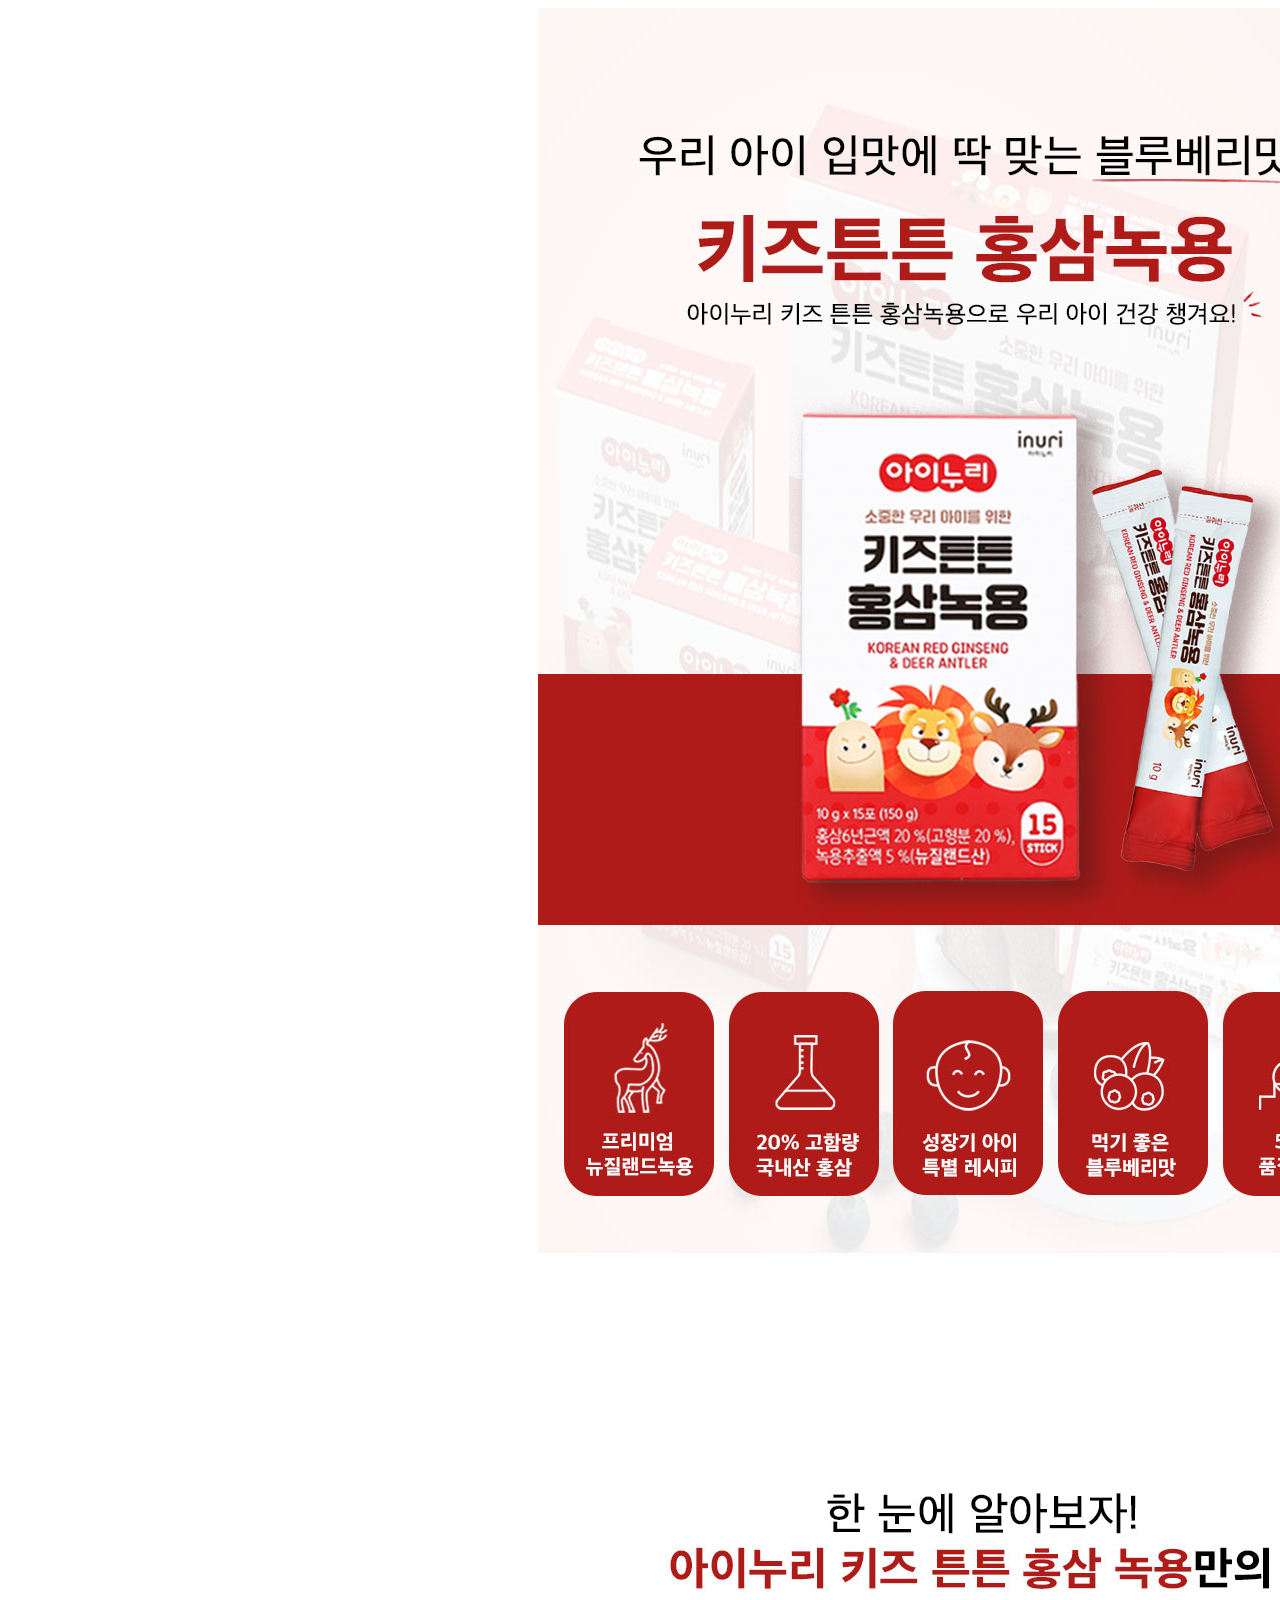
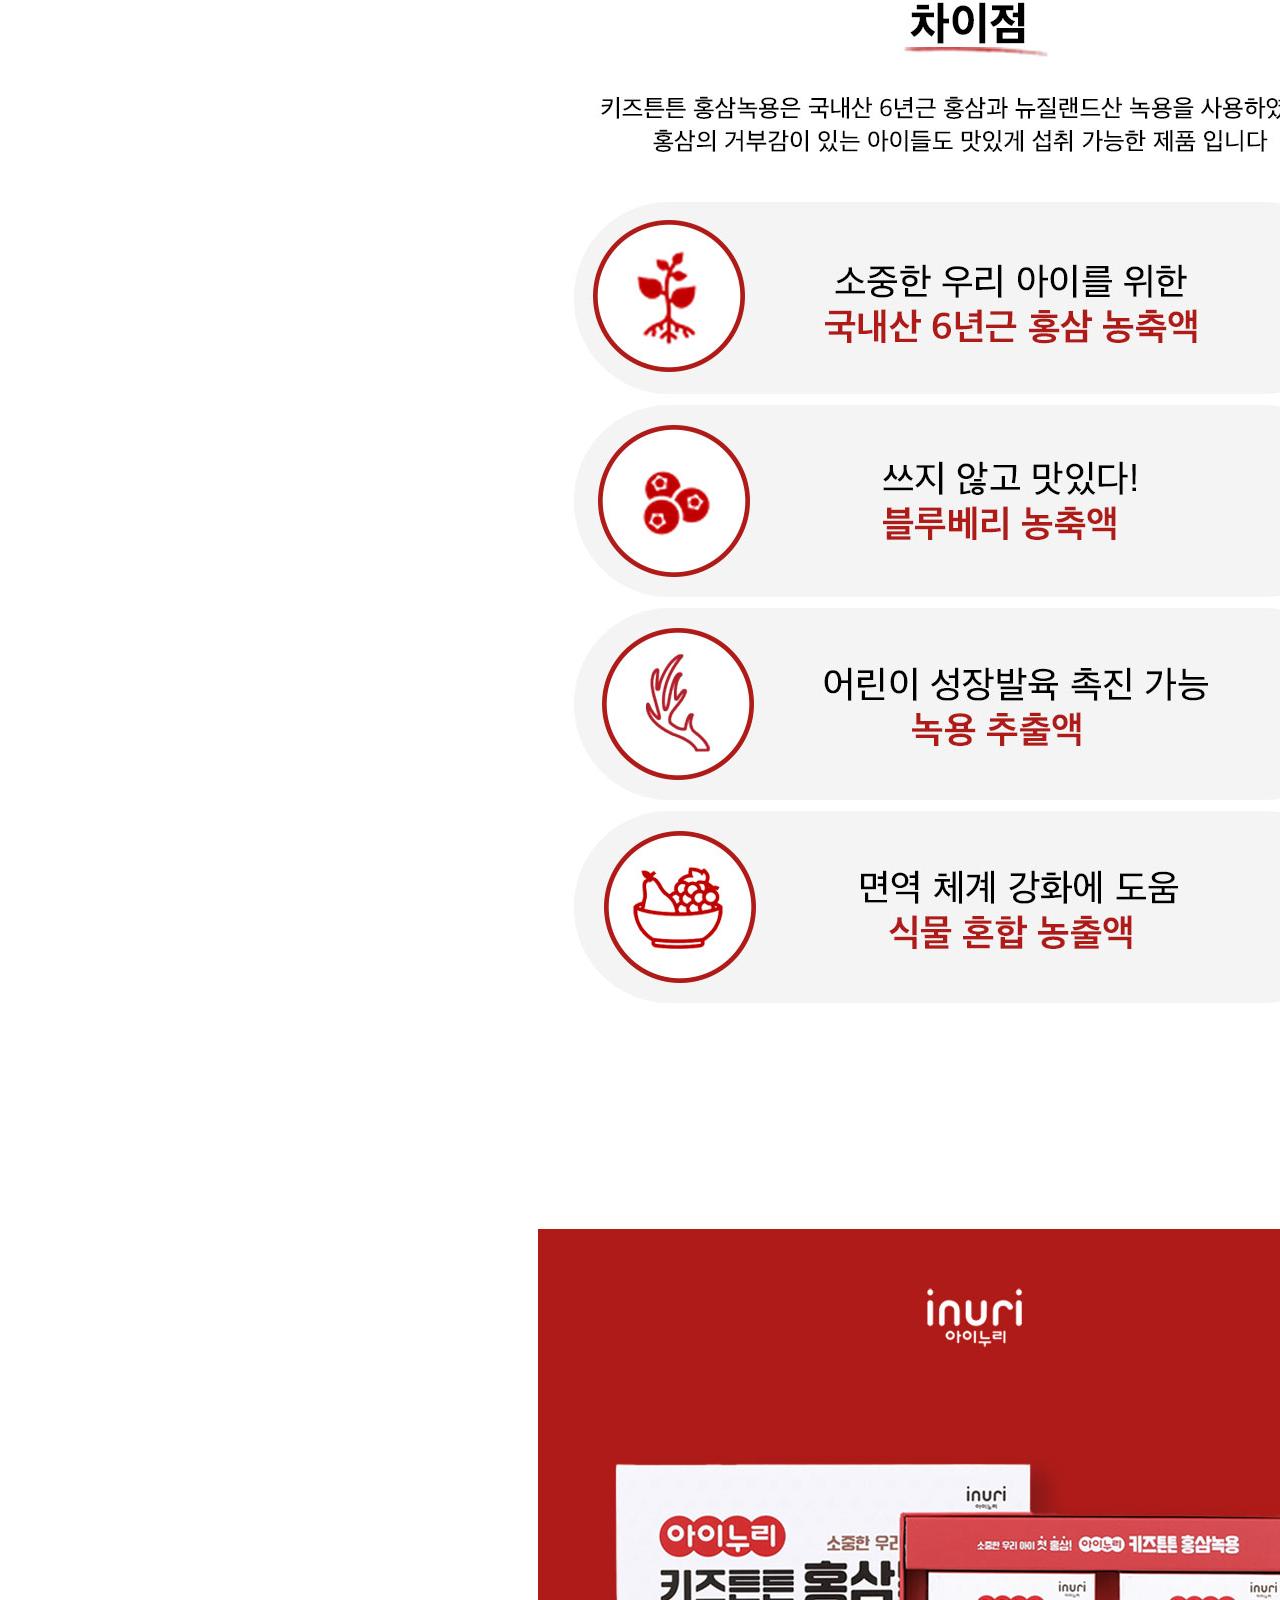
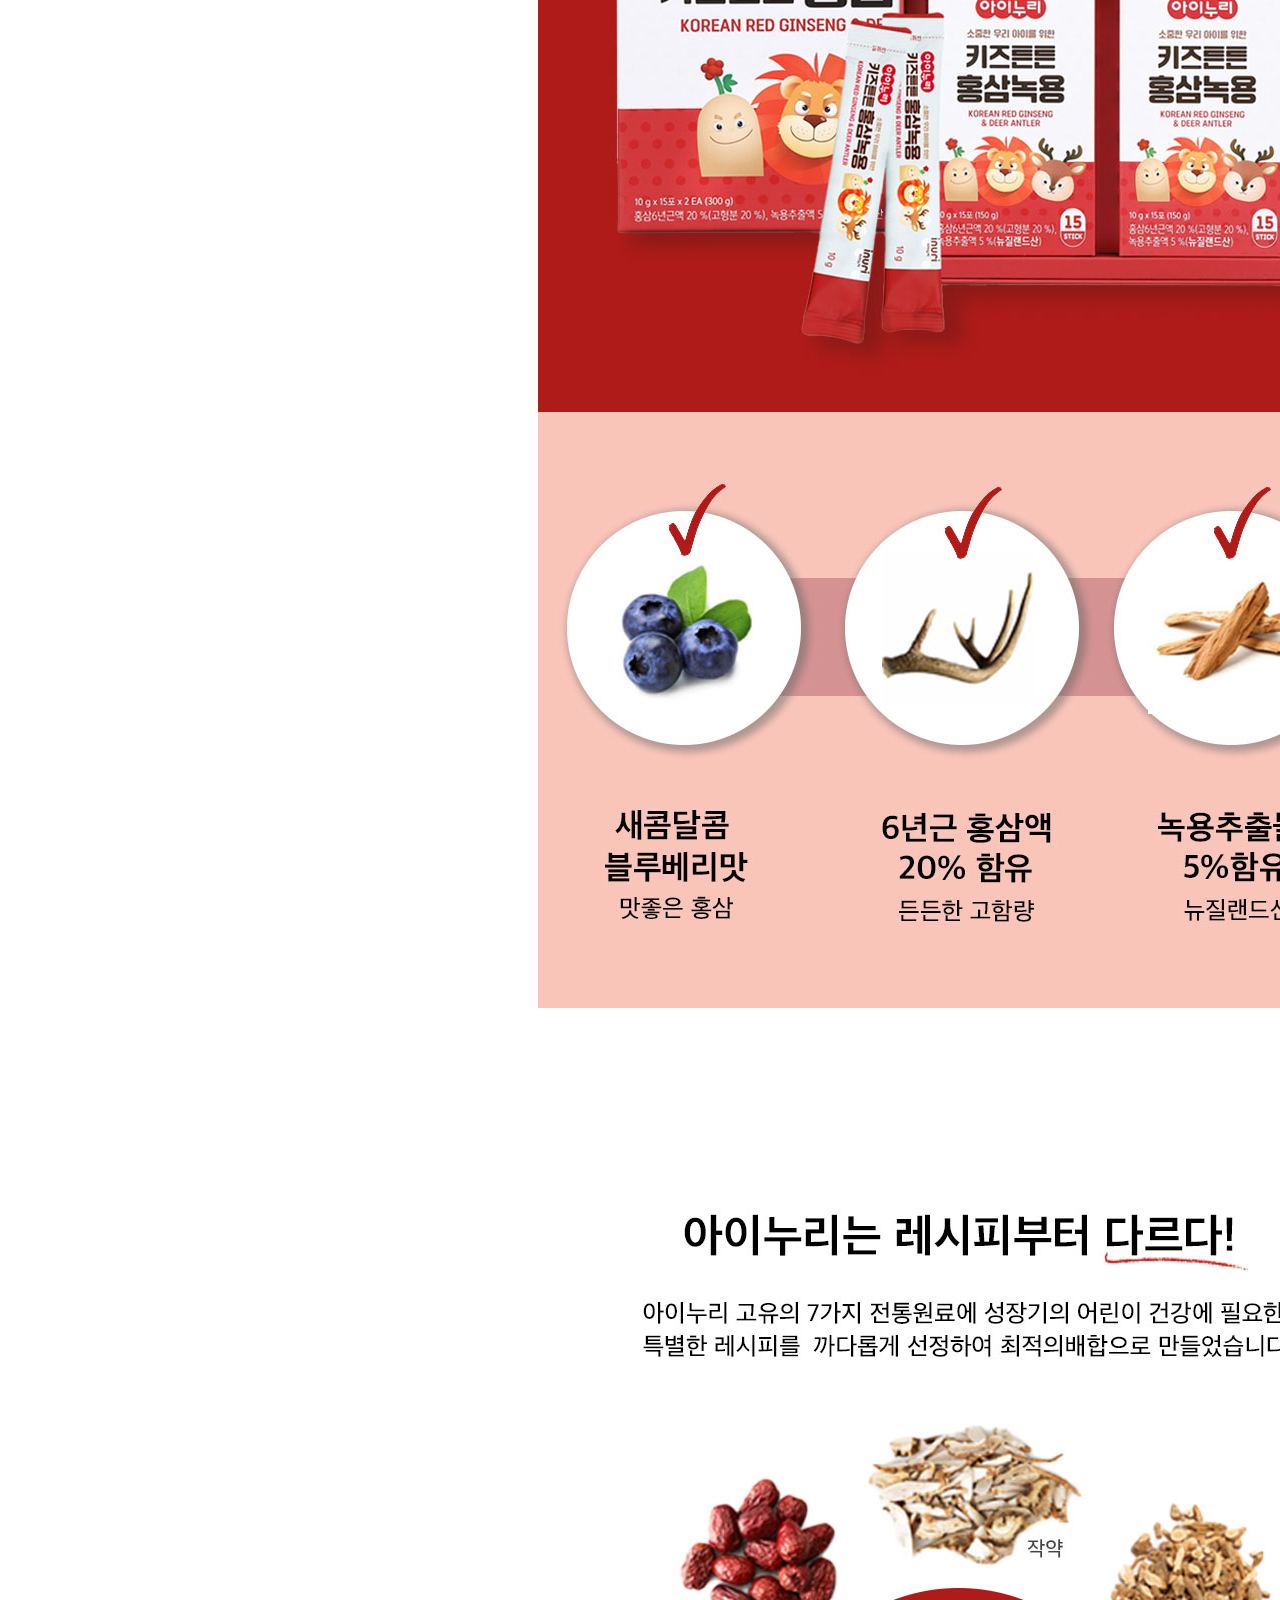
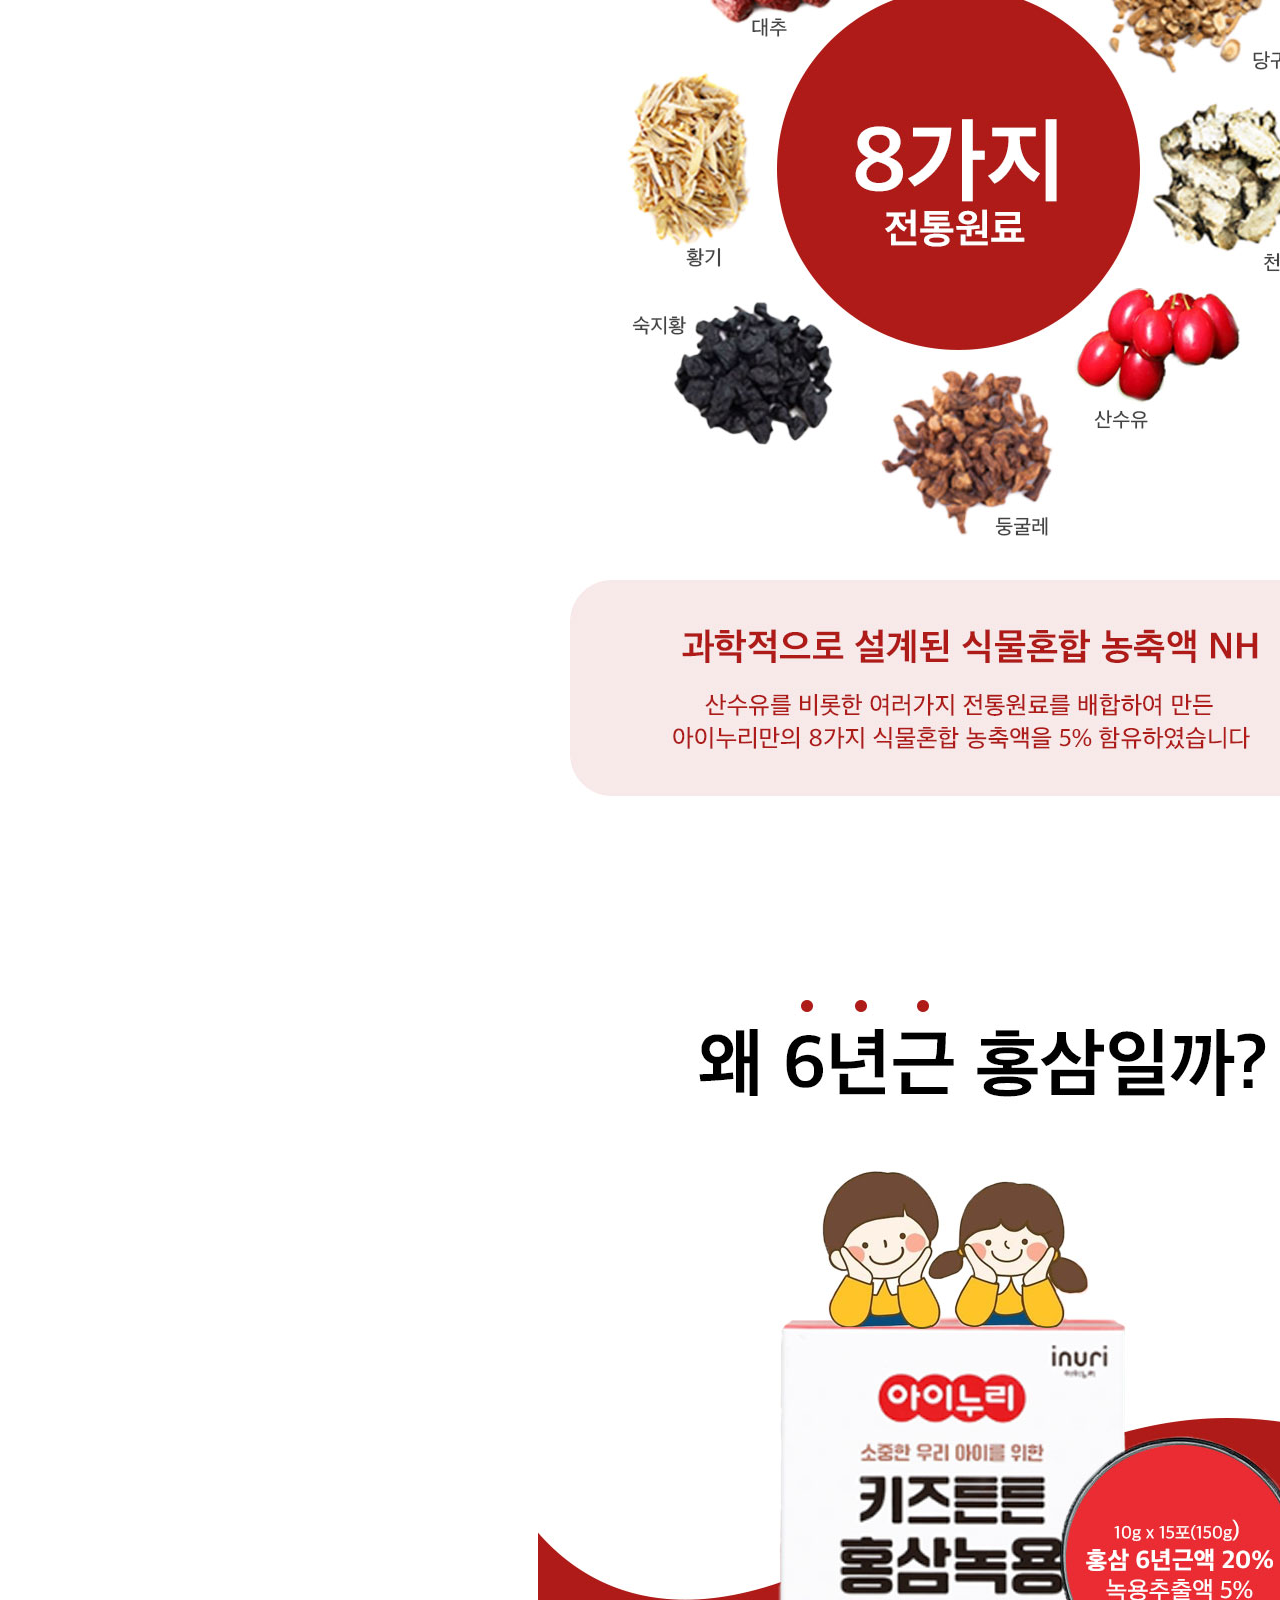
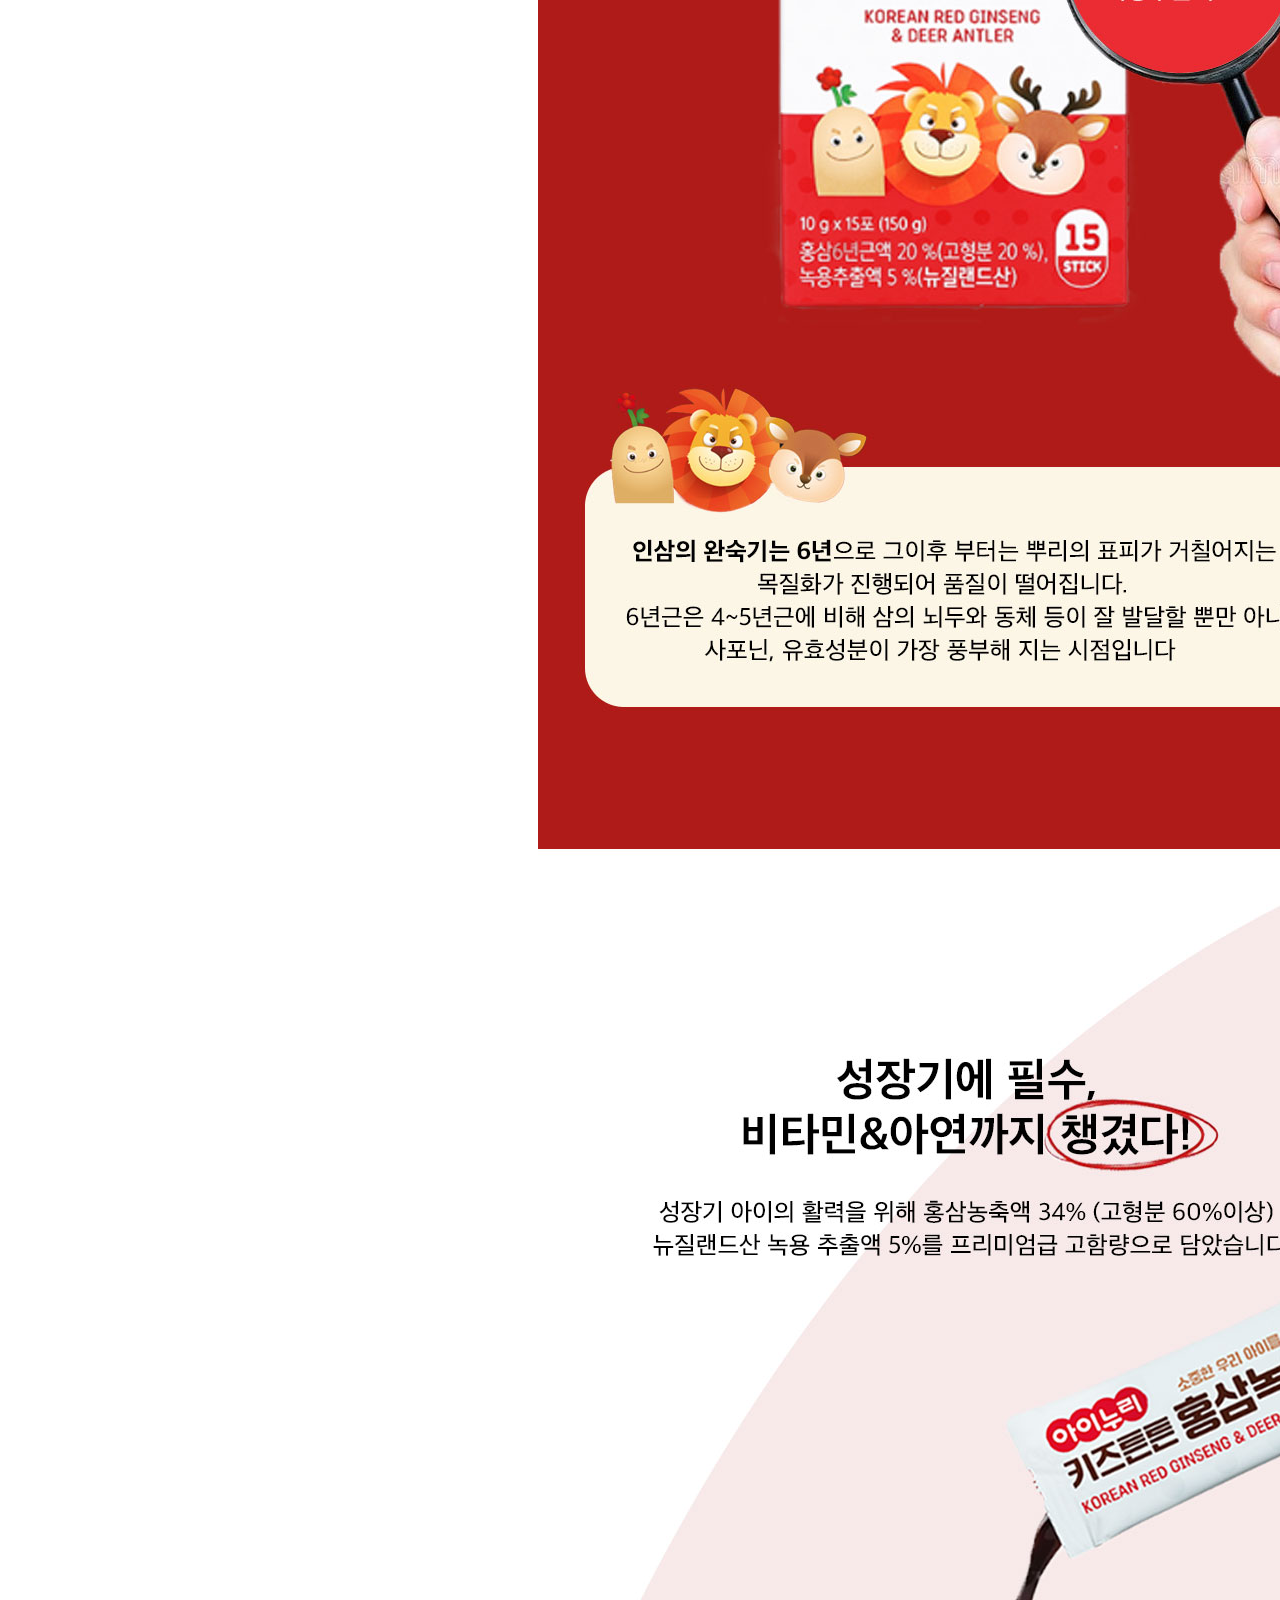
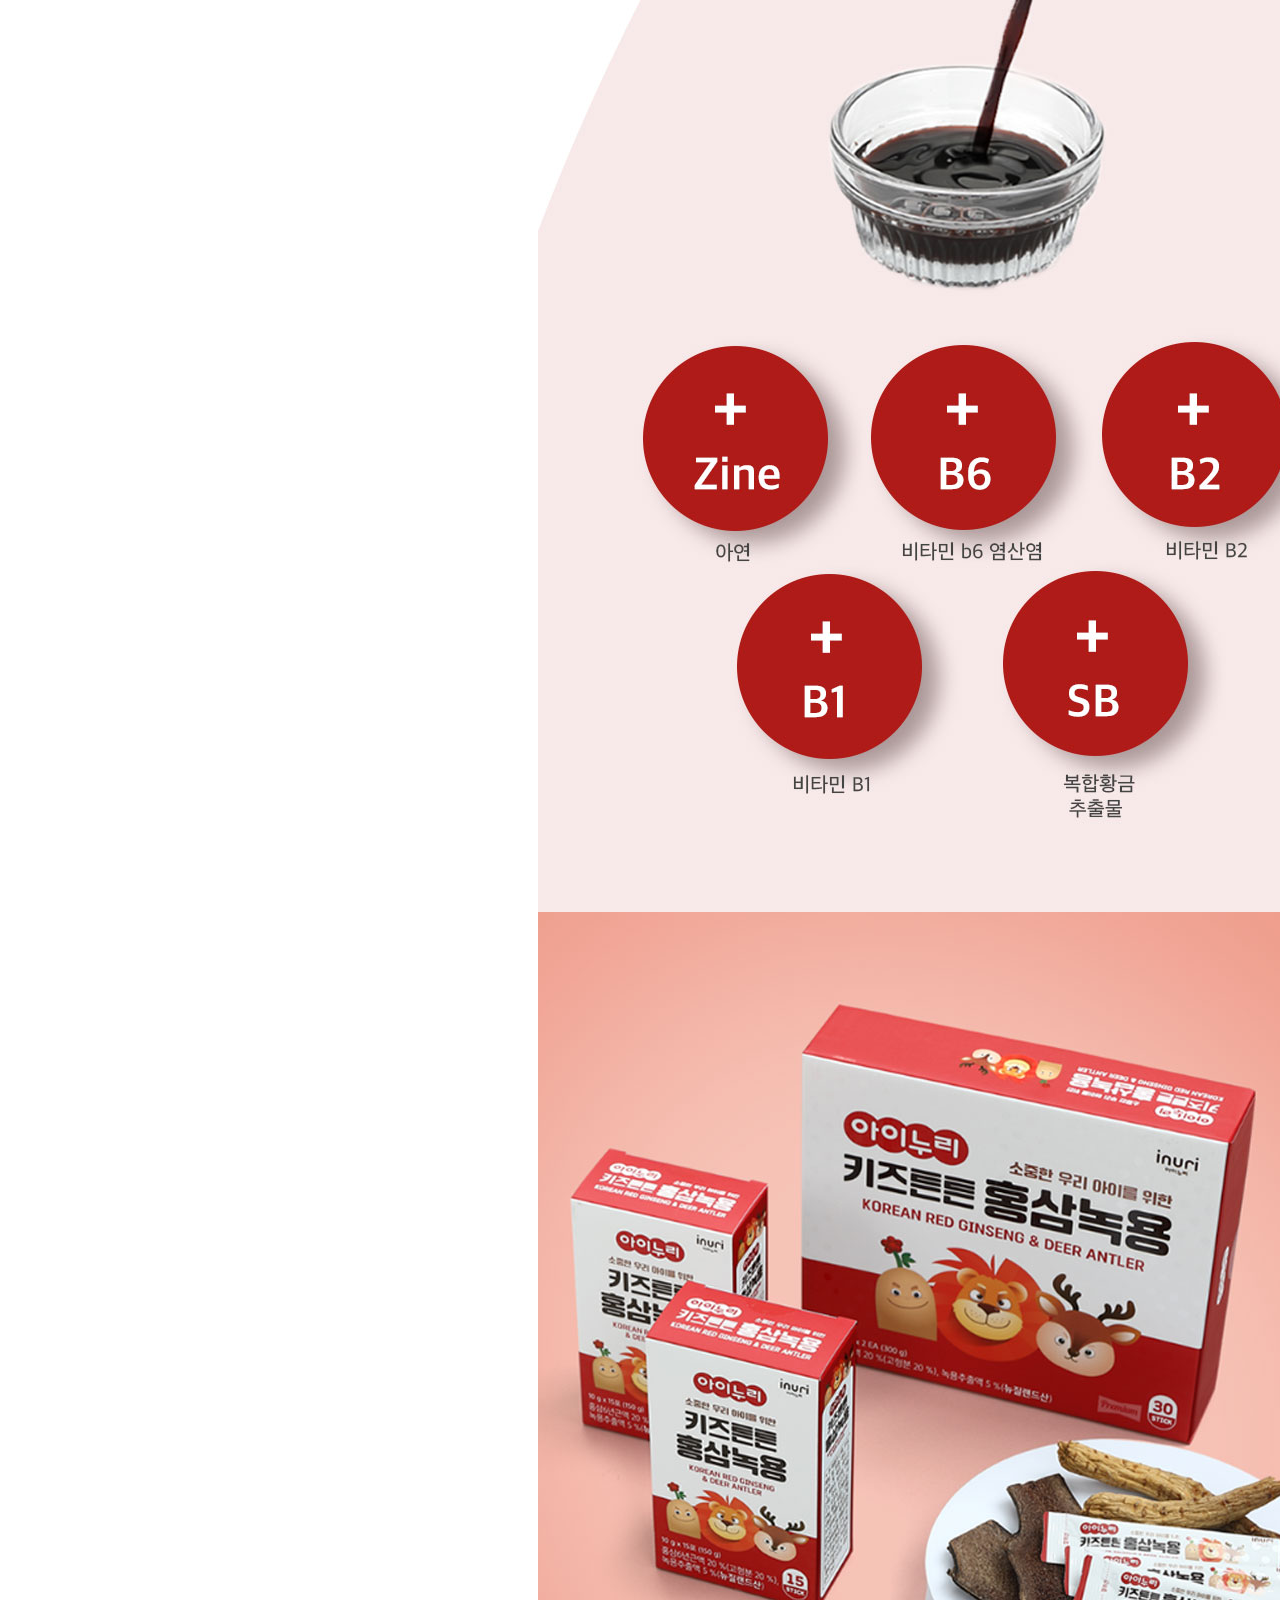
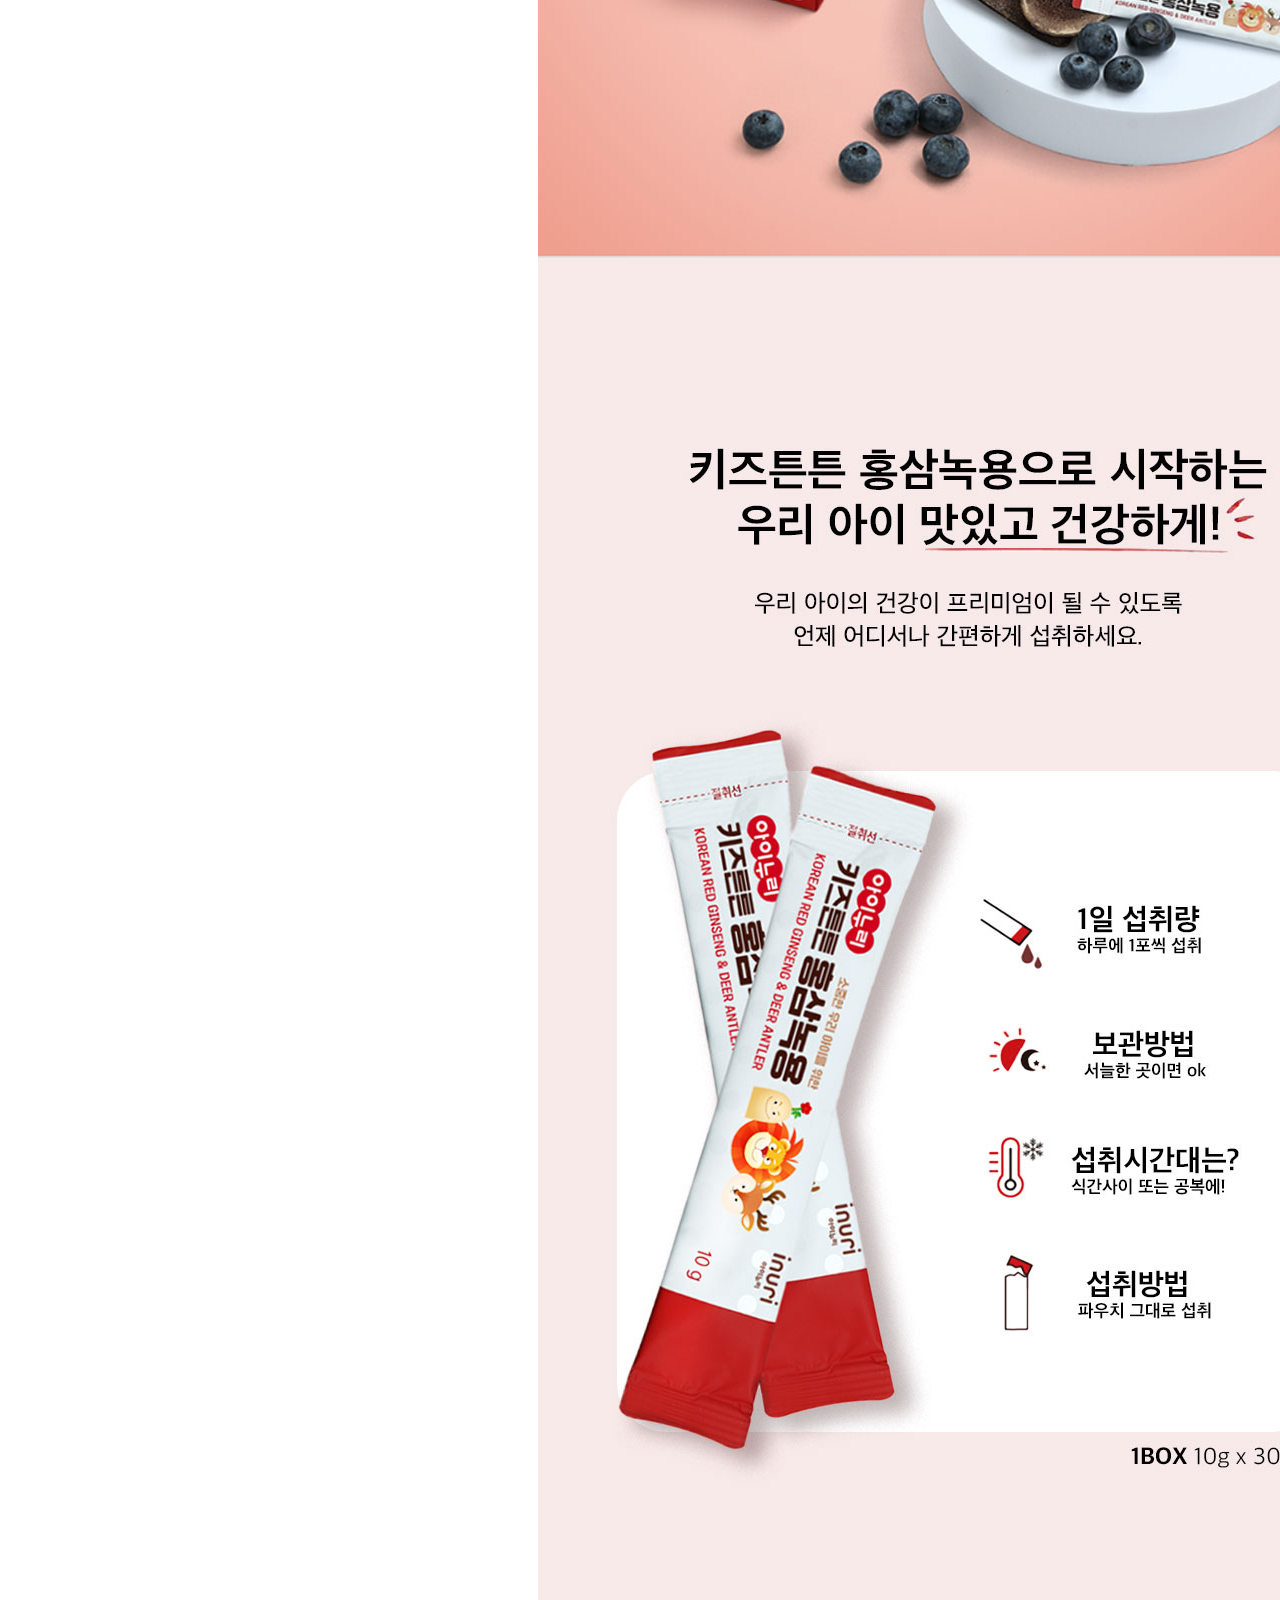
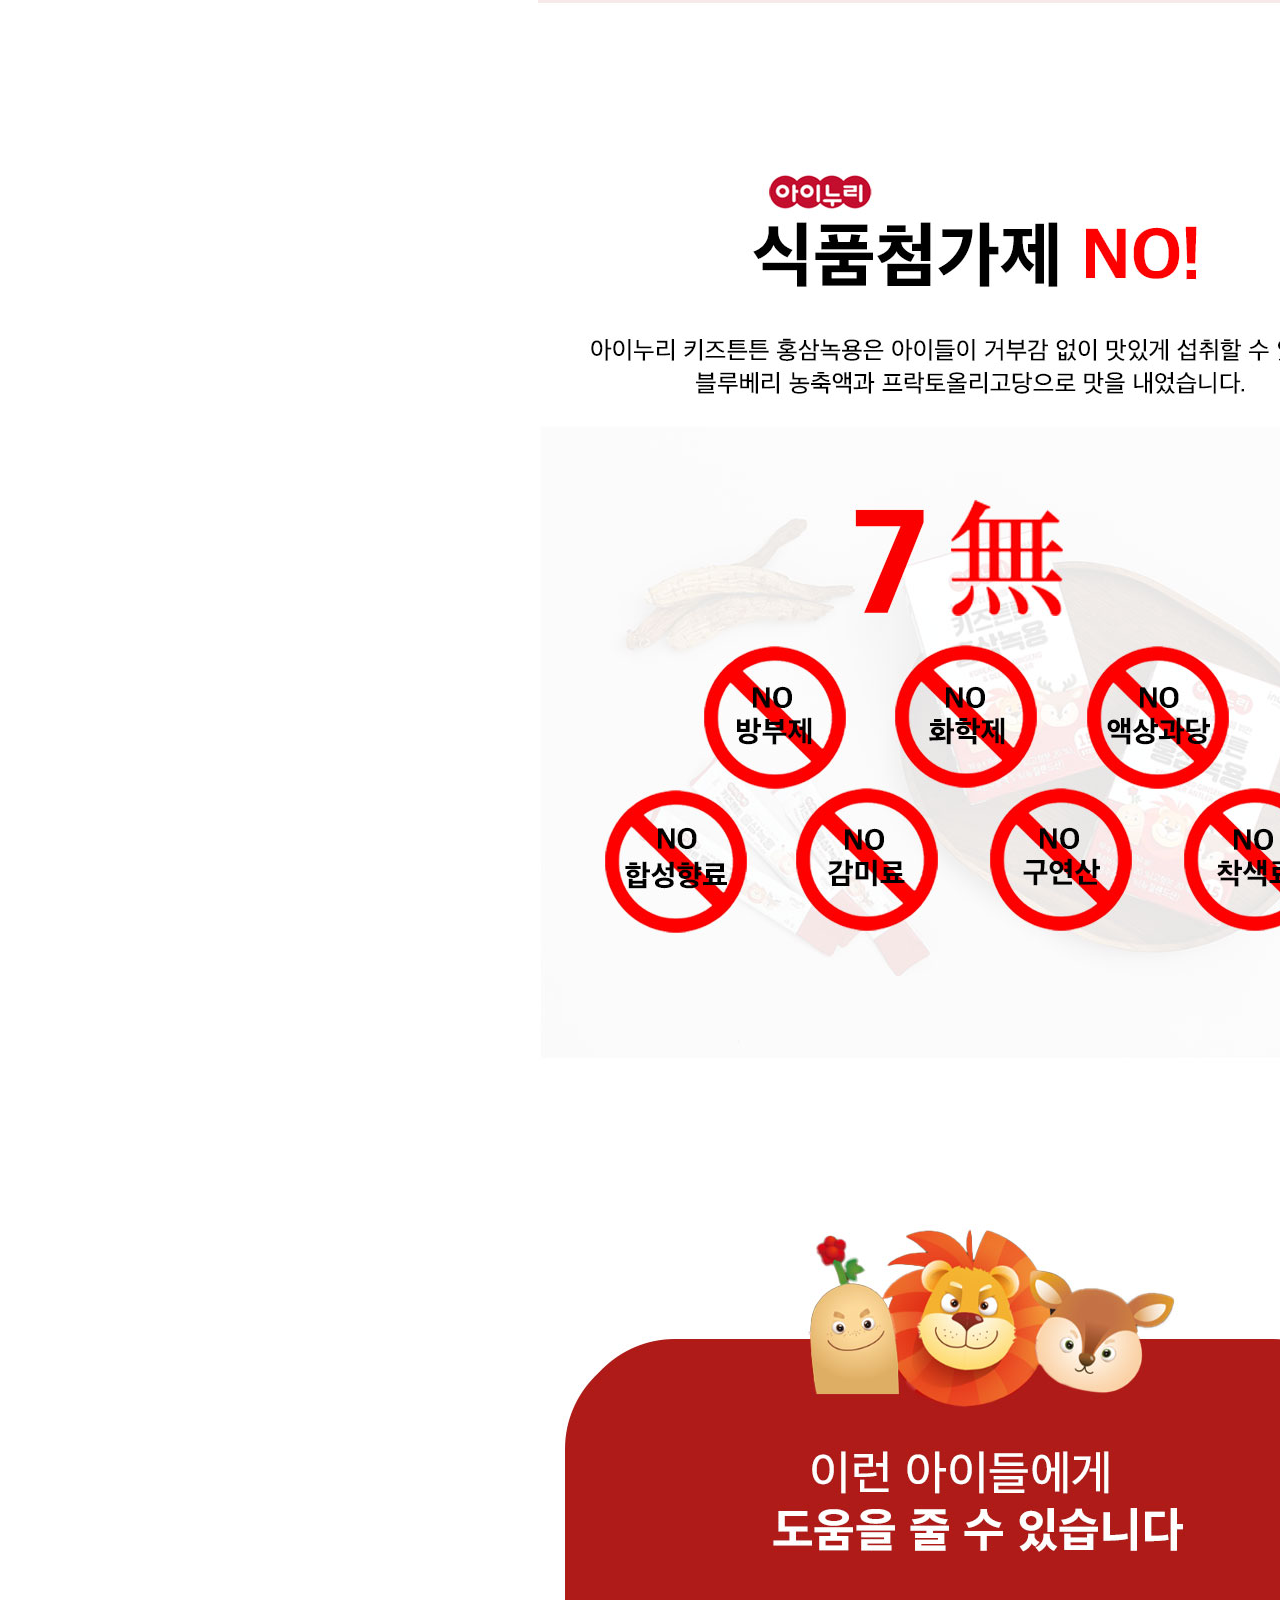
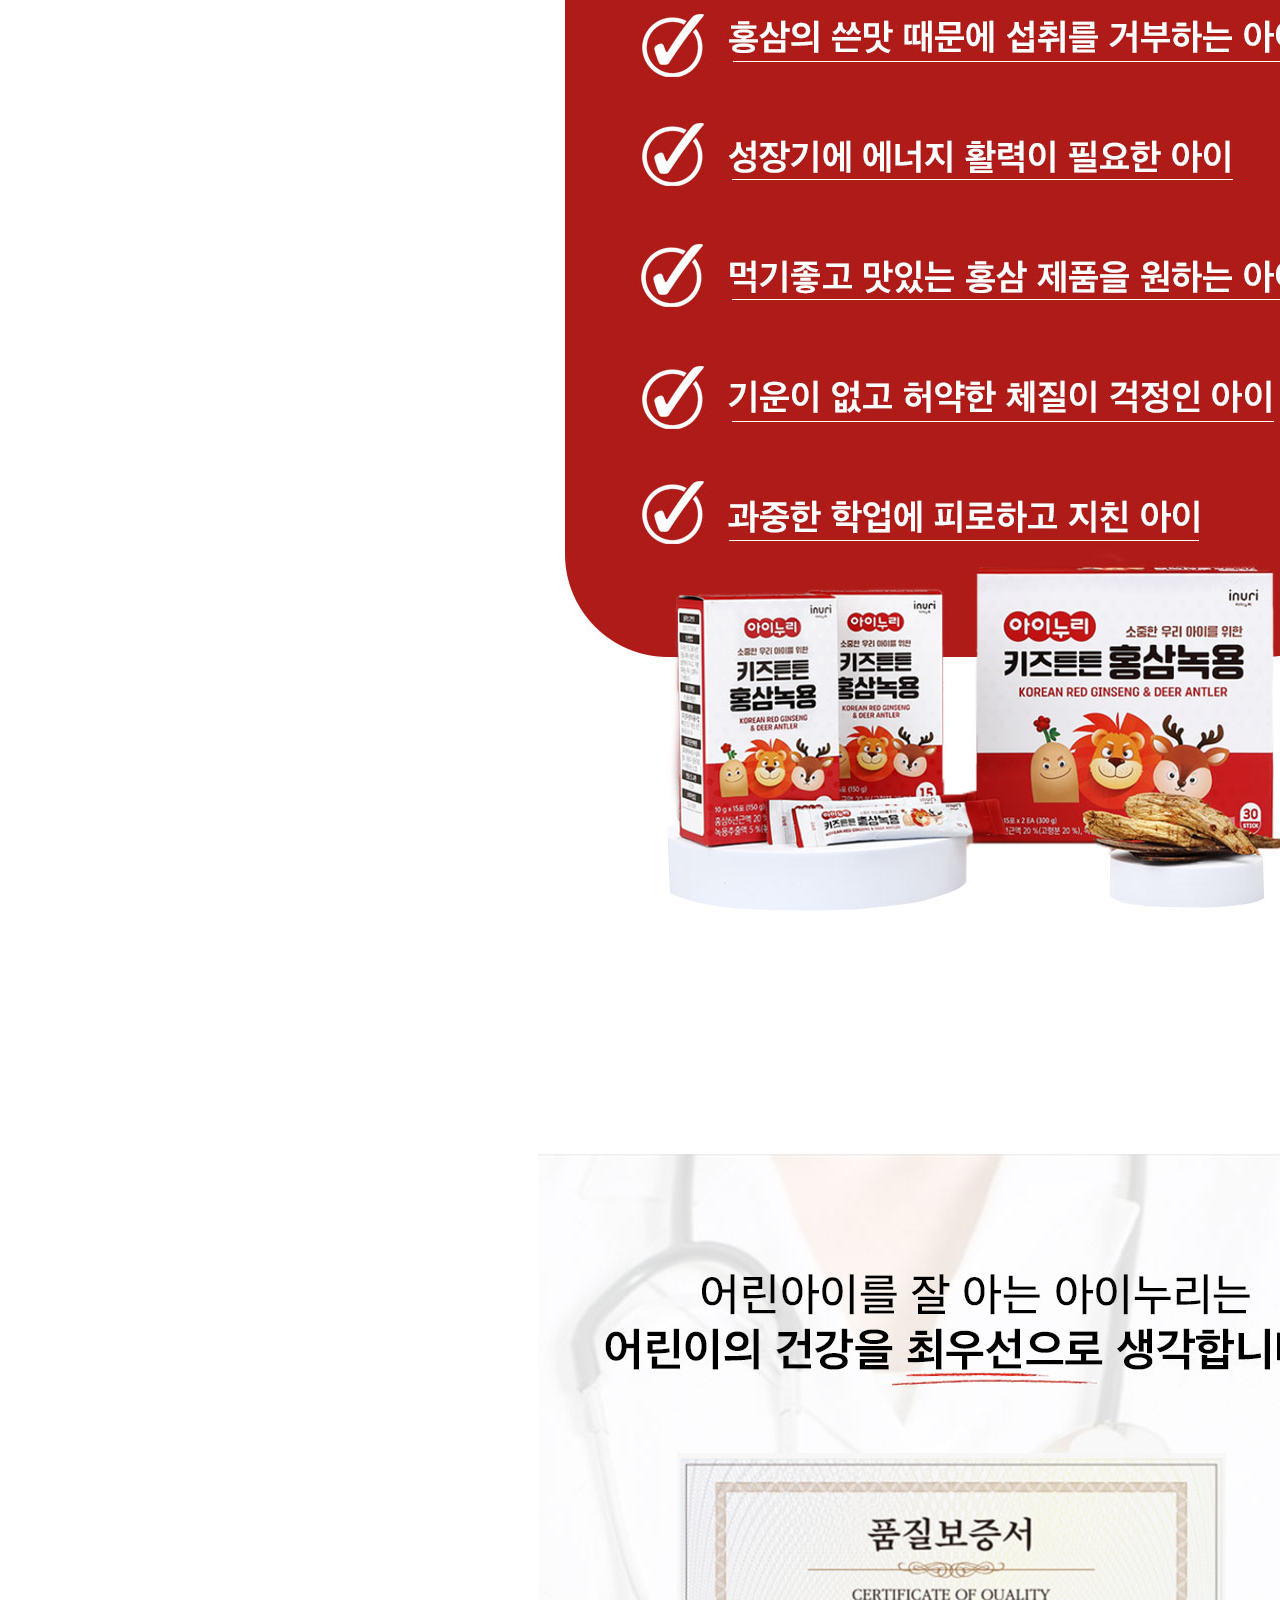
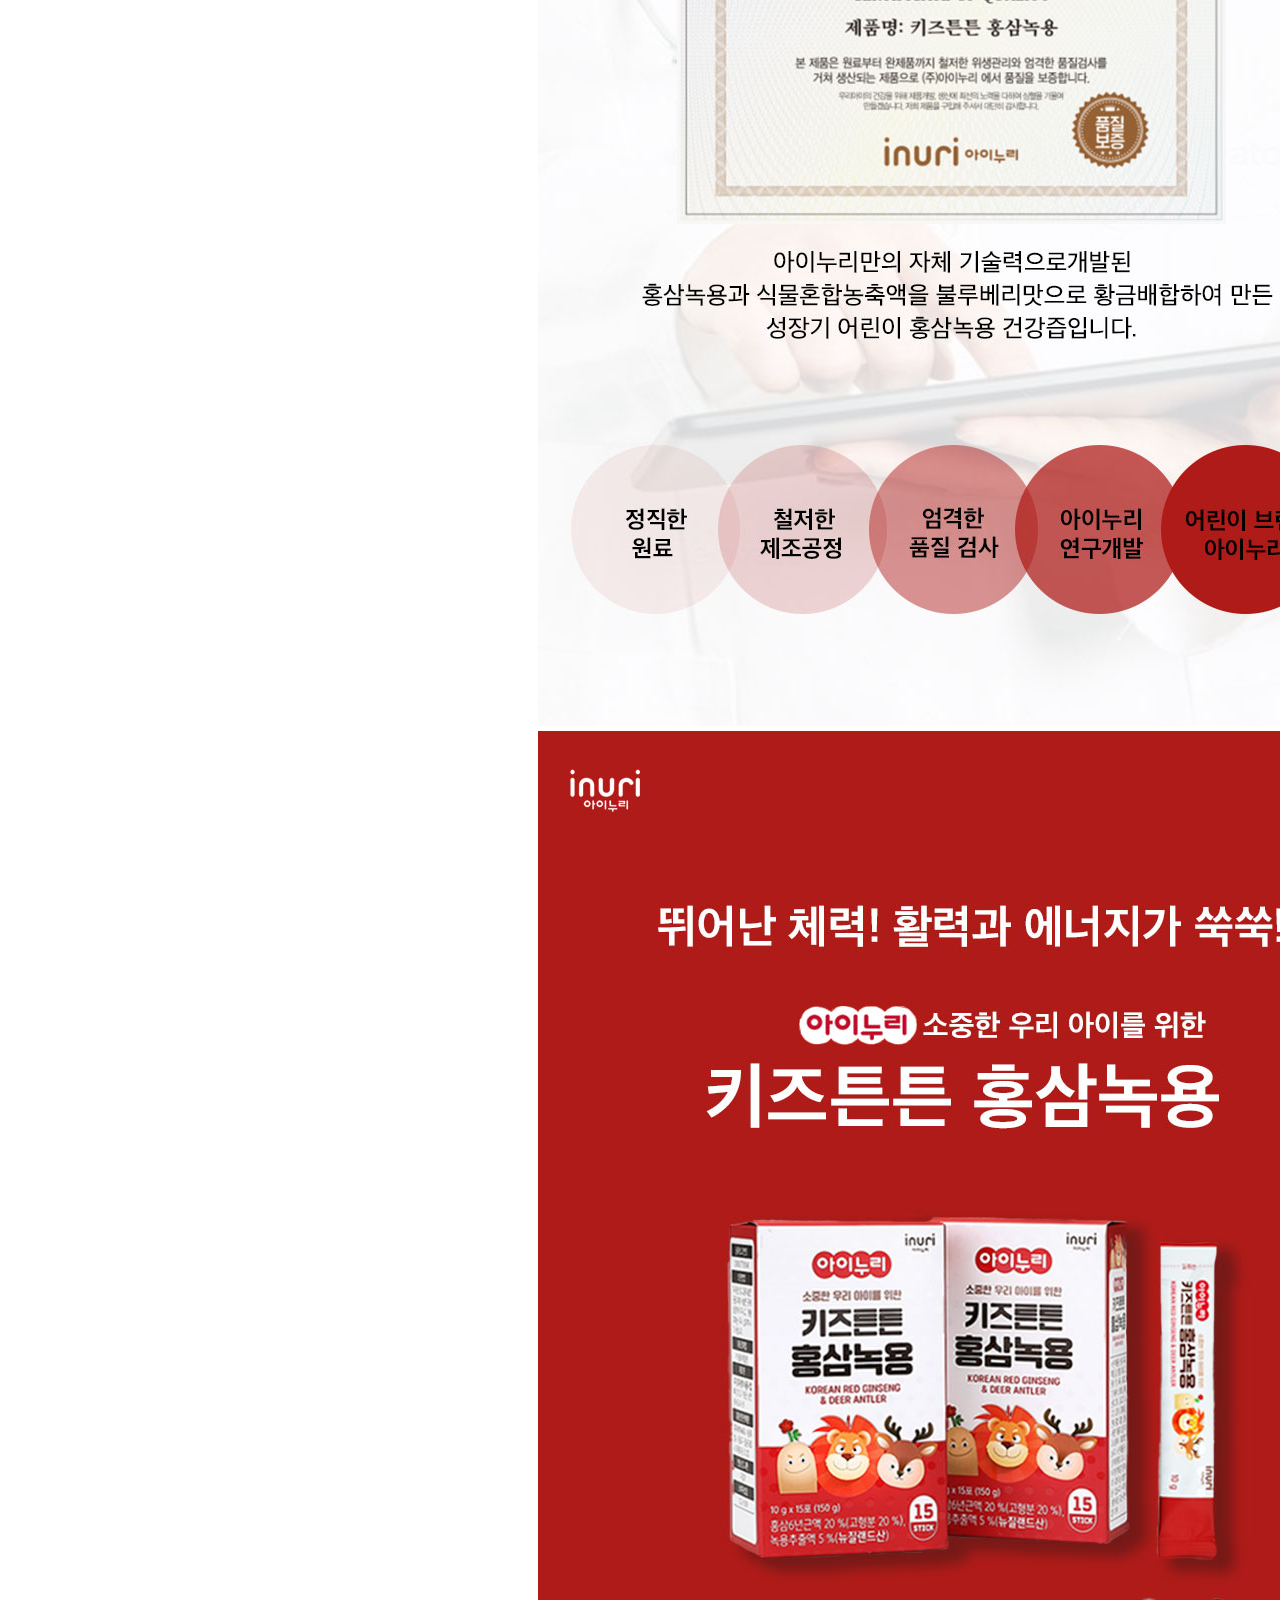
<file: index4.html>
<!DOCTYPE html>
<html lang="en">
<head>
    <meta charset="UTF-8">
    <meta name="viewport" content="width=device-width, initial-scale=1.0">
    <title>Document</title>
</head>
<body>
    <span><div class="img_h"><img src="홍삼 상세페이지.jpg" alt=""></div></span>

    <style>
        .img_h img{
            
        }


        .img_h{
            margin-left: 530px;
        }
    </style>



</body>
</html>
</file>
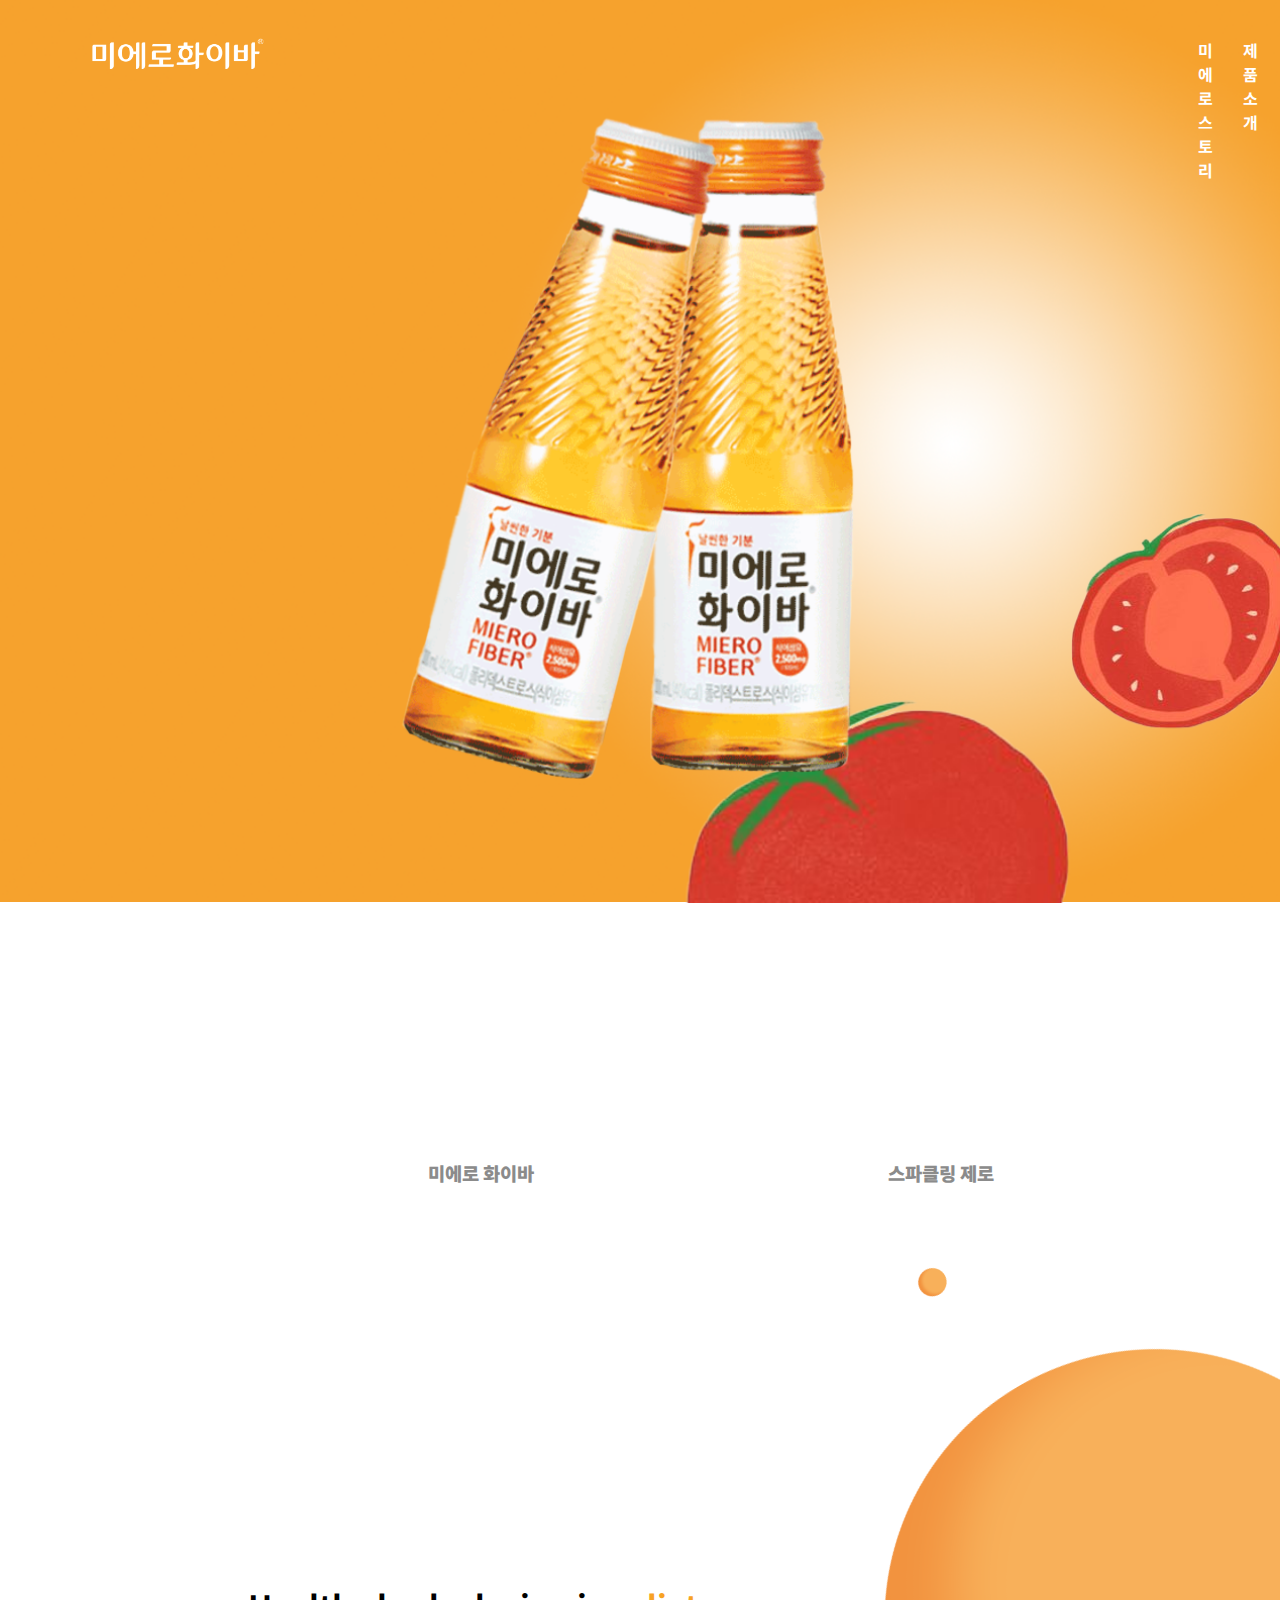
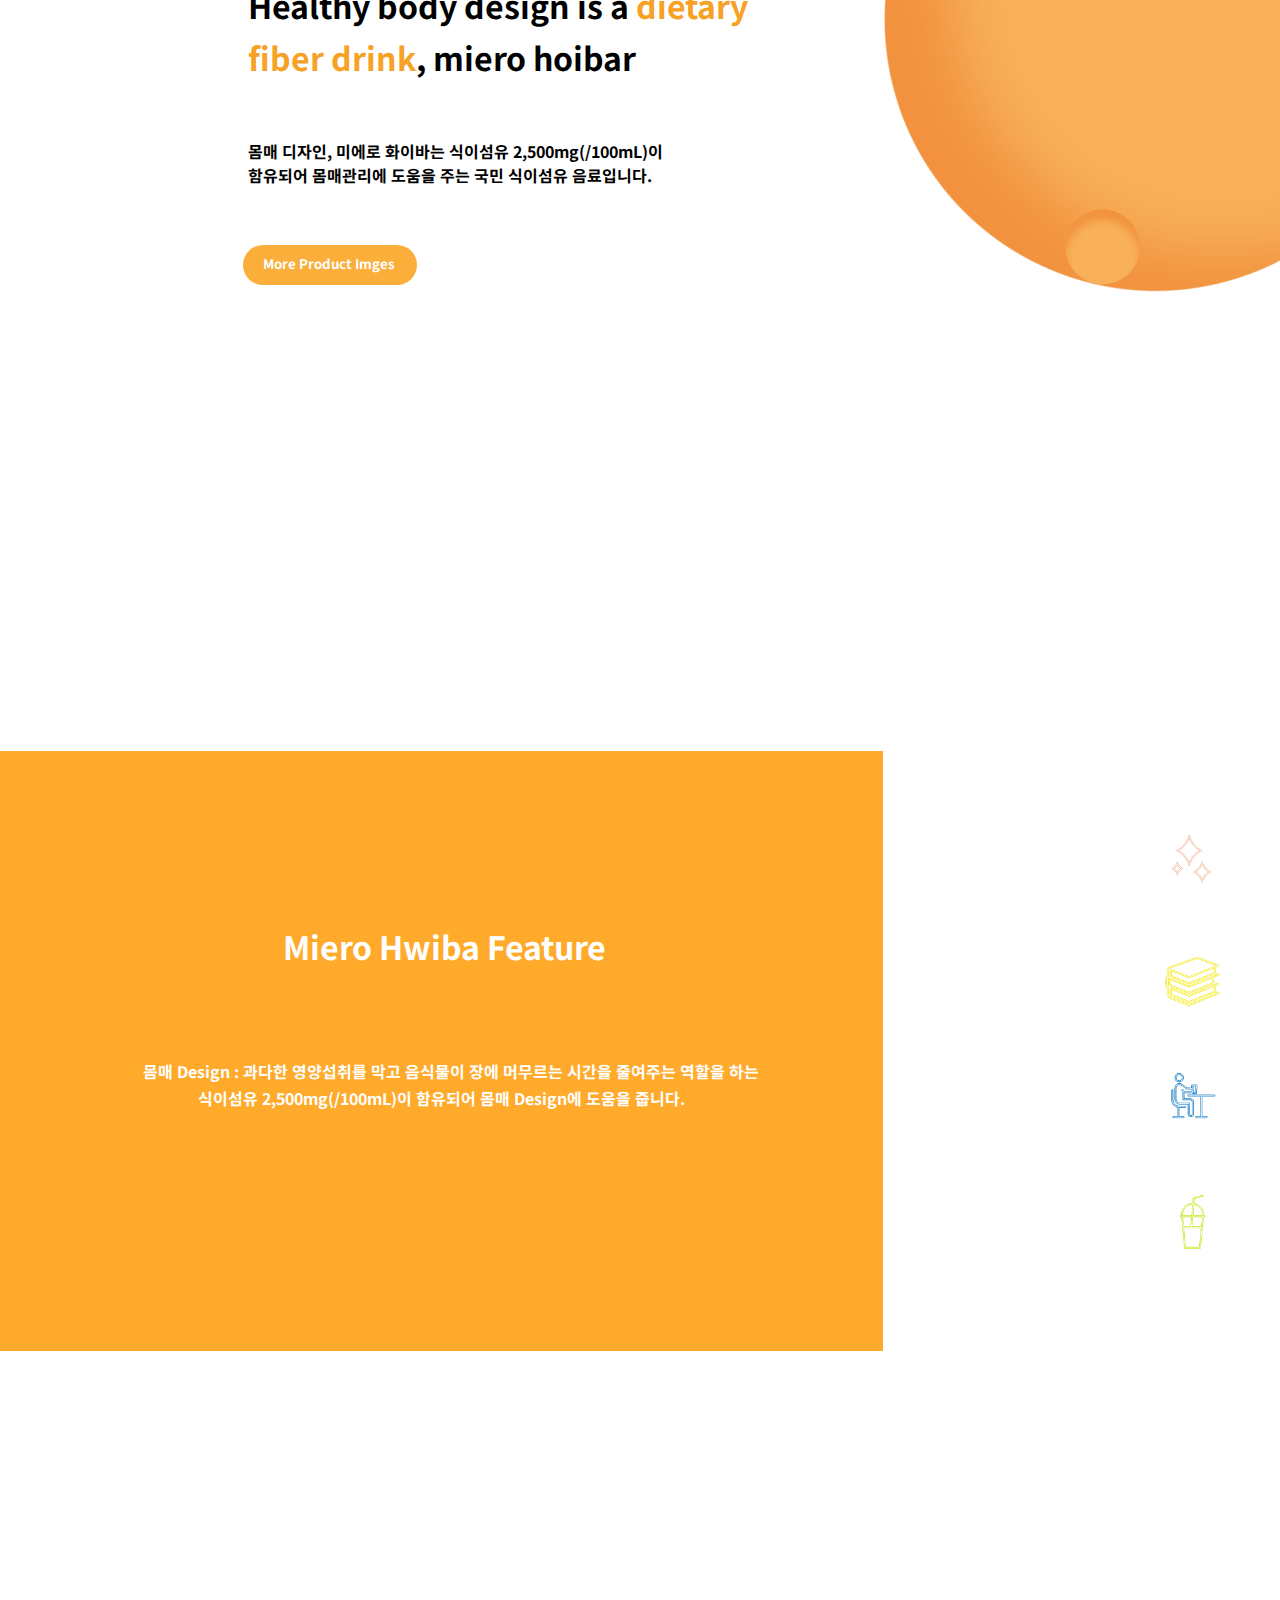
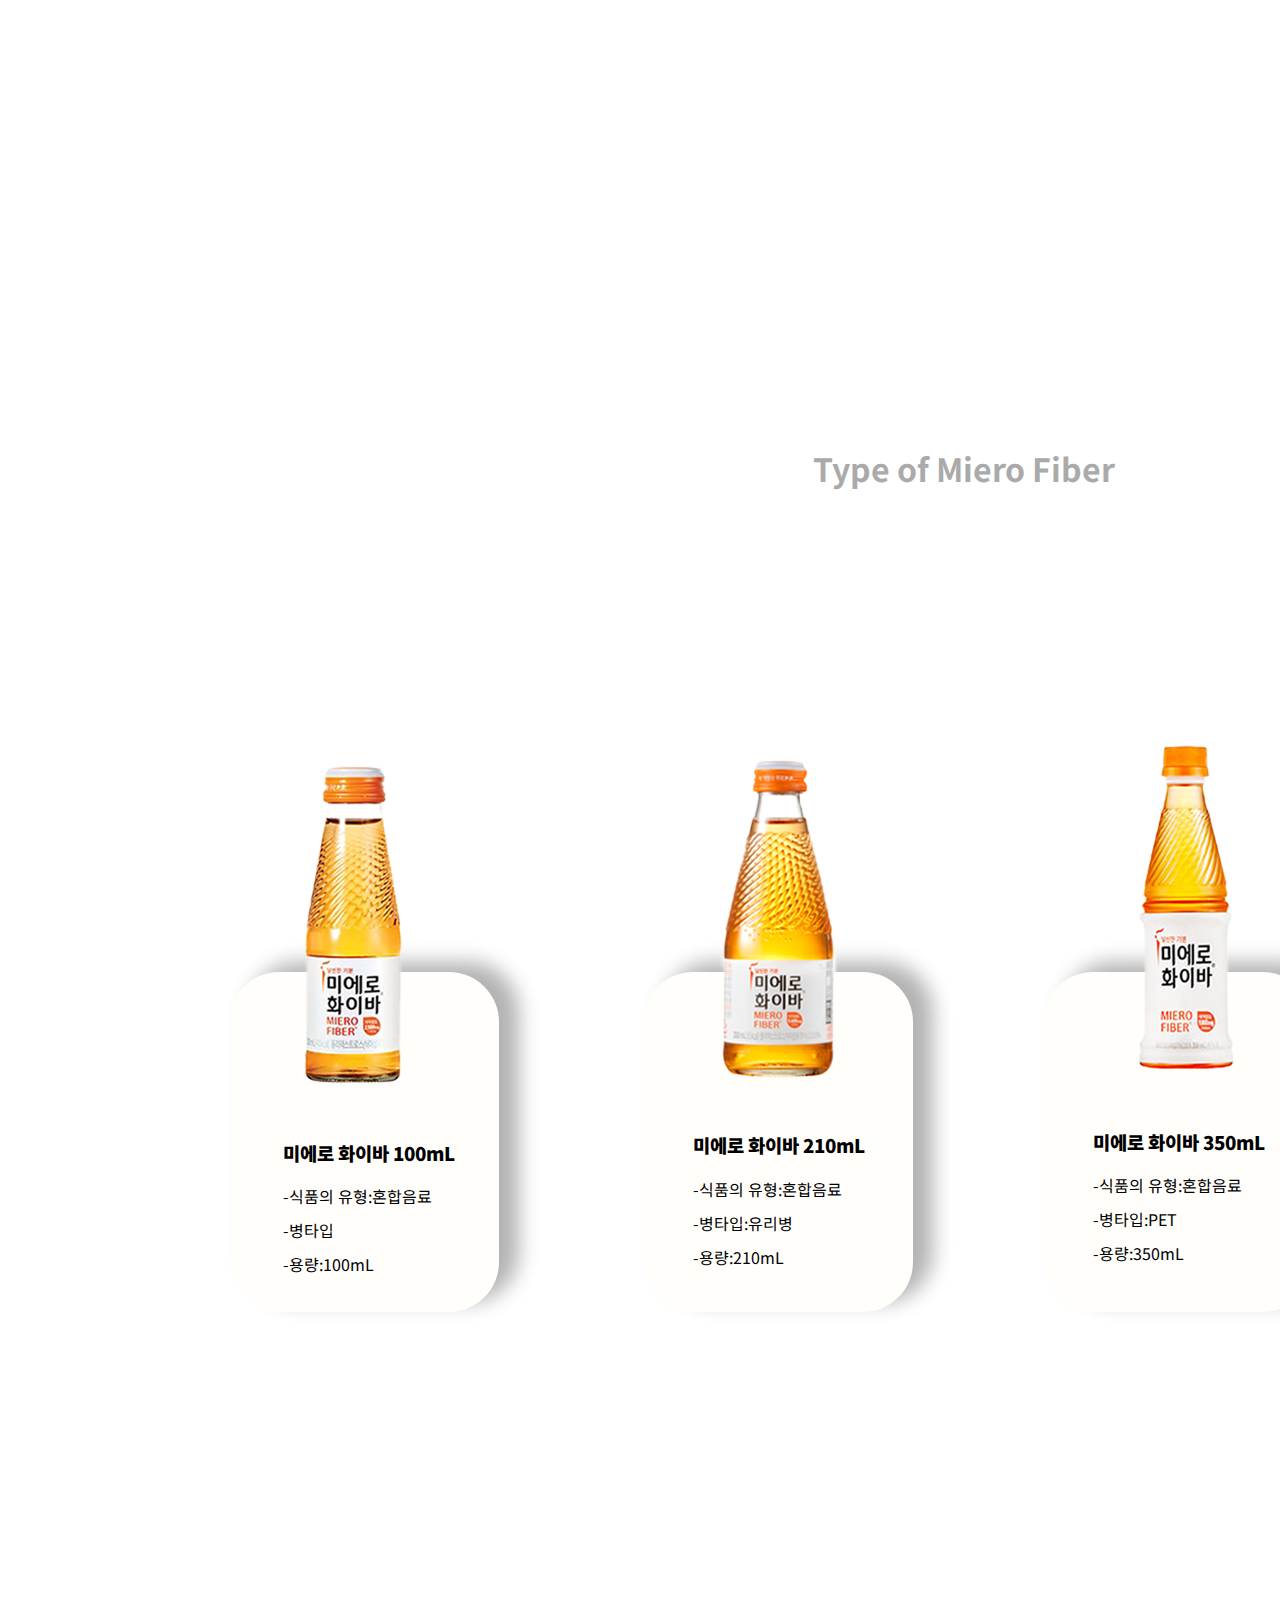
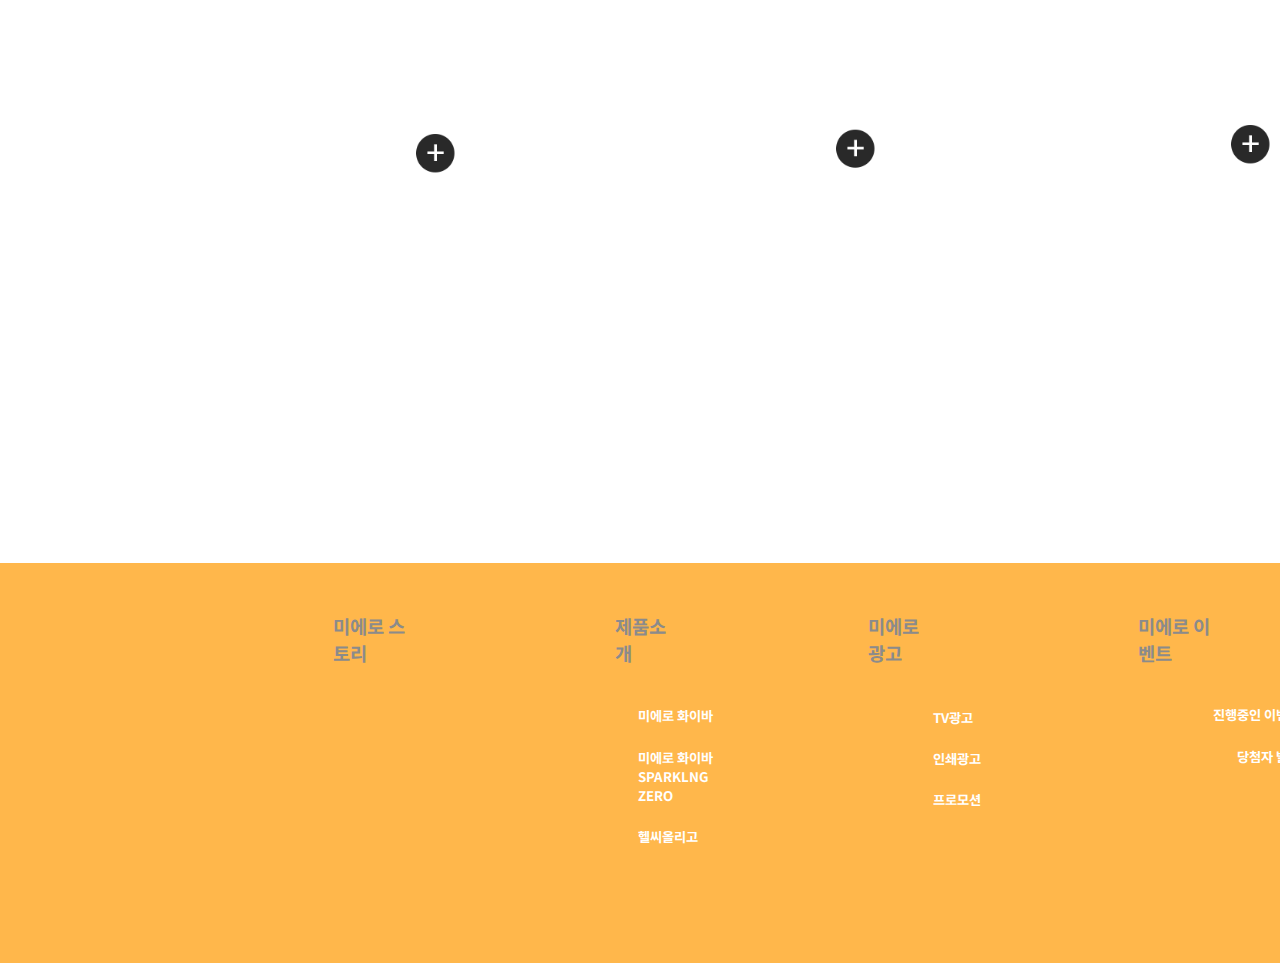
<file: 2301110155_박가람(미에로화이바6.26)/index2.html>
<!DOCTYPE html>
<html lang="en">
<head>
    <meta charset="UTF-8">
    <meta name="viewport" content="width=device-width, initial-scale=1.0">
    <title>Document</title>
    <link rel="stylesheet" href="index2.css">
    <!-- 미에로 제품소개 -->
</head>
<body>
    <style>
        @import url('https://fonts.googleapis.com/css2?family=Jua&family=Noto+Sans+KR:wght@100..900&display=swap');
        </style>

<span>
            <div class="background_image">
                <img src="배경 일러스트2.png" alt="배경" class="background_image">
            </div>
        </span>



        <a href="index.html">
            <span>
                <div class="logo"></div>
                <img src="logo2 (2).png" alt="로고" class="logo">
            </span>
     </a>
    
        <span>
            <div class="topmenu1"></div>
            <div class="topmenu2"></div>
            <div class="topmenu3"></div>
            <div class="topmenu4"></div>
            <div class="topmenu5"></div>
        
        </span>
  
    <span>

<div class="nav">
    <ul>
        <li><b><a href="index3.html">미에로 스토리</a></b></li>
        <li><b><a href="">제품소개</a></b></li>
        <li><b> <a href="">미에로 이벤트</a></b></li>
        <li><b><a href="">미에로 광고</a></b></li>
        <li><b><a href="">공지사항</a></b></li>
        
        
    </ul>
</div>


   
        <div class="nav1"><b><h3><a href="">미에로 화이바</a></b></h3>
        <div class="nav2"><b><h3><a href="">스파클링 제로</a></b></h3>
        <div class="nav3"><b><h3><a href="">헬씨올리고 </a></b></h3>
      
        <span><h1><div class="main-text1">Healthy body design is a <span>dietary</span> <p><span>fiber drink</span>,  miero hoibar</div></h1></span>
        <span><h4><div class="main-text2">몸매 디자인, 미에로 화이바는 식이섬유 2,500mg(/100mL)이 <p>함유되어 몸매관리에 도움을 주는
             국민 식이섬유 음료입니다.</div></h4></span>

             <div class="nav4"><b><h5><a href="">More Product Imges</a></h5></b>
                <div class="square1"></div>

         <span><div class="main-image1"><img src="공.png" alt=""></div></span>
         <span><div class="main-image2"><img src="공.png" alt=""></div></span>
         <span><div class="main-image3"><img src="공.png" alt=""></div></span>
        
         <span><div class="main-image4"><img src="공.png" alt=""></div></span>
         <span><div class="main-image5"><img src="공.png" alt=""></div></span>
         <span><div class="main-image6"><img src="미에로화이바100ml.png" alt=""></div></span>



         <span><div class="dsvsvvzcl">
         
        <span><div class="orange-box1"></div></span>
         <span><div class="main-text3"><h1>Miero Hwiba Feature</h1></div></span>
         <span><div class="main-text4"><h4>몸매 Design : 과다한 영양섭취를 막고 음식물이 장에 머무르는 시간을 줄여주는 역할을 하는 <p>식이섬유 2,500mg(/100mL)이 함유되어 몸매
            Design에 도움을 줍니다.</h4></div></span>



          
<span><div class="sub-image1"><img src="반짝.png" alt=""></div></span>
<span><div class="sub-image2"><img src="책.png" alt=""></div></span>
<span><div class="sub-image3"><img src="의자.png" alt=""></div></span>
<span><div class="sub-image4"><img src="음료.png" alt=""></div></span>


<span><div class="main-text5"><h3>몸매 Design에 관심이 많으신 분</h3></div></span>
<span><div class="main-text6"><h3>오래 앉아있는 수험생들</h3></div></span>
<span><div class="main-text7"><h3>외식이 잦고 육류섭취가 많은 직장인들</h3></div></span>
<span><div class="main-text8"><h3>인스턴트 식품을 즐기시는 분</h3></div></span>
</div></span>


<span><div class="main-text9"><h1>Type of Miero Fiber</h1></div></span>

<span><div class="main-image7"><img src="미에로 화이바 100mll.png" alt=""></div></span>
<span><div class="white-box1"></div></span>

<span><div class="main-image8"><img src="미에로 화이바 210ml.png" alt=""></div></span>
<span><div class="white-box2"></div></span>

<span><div class="main-image9"><img src="미에로 화이바 350mg.png" alt=""></div></span>
<span><div class="white-box3"></div></span>

<span><div class="main-image10"><img src="미에로화이바 1L.png" alt=""></div></span>
<span><div class="white-box4"></div></span>







<div class="text4"><b><h3><a href="">미에로 화이바 100mL</a></b></h3>

<span><div class="sub-text5">-식품의 유형:혼합음료</div></span>
<span><div class="sub-text6">-병타입</div></span>
<span><div class="sub-text7">-용량:100mL</div></span>




<div class="text5"><b><h3><a href="">미에로 화이바 210mL</a></b></h3>
    <span><div class="sub-text8">-식품의 유형:혼합음료</div></span>
    <span><div class="sub-text9">-병타입:유리병</div></span>
    <span><div class="sub-text10">-용량:210mL</div></span>
    

<div class="text6"><b><h3><a href="">미에로 화이바 350mL</a></b></h3>
    <span><div class="sub-text11">-식품의 유형:혼합음료</div></span>
    <span><div class="sub-text12">-병타입:PET</div></span>
    <span><div class="sub-text13">-용량:350mL</div></span>
    
<div class="text7"><b><h3><a href="">미에로 화이바 1.2mL</a></b></h3>
    <span><div class="sub-text14">-식품의 유형:혼합음료</div></span>
    <span><div class="sub-text15">-병타입:PET</div></span>
    <span><div class="sub-text16">-용량:1.2mL</div></span>

    <span><div class="Symbol1"><img src="단추.png" alt=""></div></span>
    <span><div class="Symbol2"><img src="단추.png" alt=""></div></span>
    <span><div class="Symbol3"><img src="단추.png" alt=""></div></span>
    <span><div class="Symbol4"><img src="단추.png" alt=""></div></span>



    <!-- 푸터 -->
    <span><div class="orange-box"></div></span>
    
    <span><div class="djfsfl">
            <span><div class="erwr1">
            <span><div class="nav8"><a href=""><h3>미에로 스토리</a></h3></div></span>
            <span><div class="nav9"><a href=""><h3>제품소개</a></h3></div></span>
            <span><div class="nav10"><a href=""><h3>미에로 광고</a></h3></div></span>
            <span><div class="nav11"><a href=""><h3>미에로 이벤트</a></h3></div></span>
            <span><div class="nav13"><a href=""><h3>공지사항</a></h3></div></span>
    
        </div></span>
    
    
    
        <span><div class="efef">
    
    
            <span><div class="nav14"><a href=""><h5>미에로 화이바</a></h5></div></span>
            <span><div class="nav15"><a href=""><h5>미에로 화이바 <br>SPARKLNG<br>ZERO</a></h5></div></span>
            
            <span><div class="nav18"><a href=""><h5>헬씨올리고</a></h5></div></span>
        </div></span>
    
    
    
    
        <span><div class="rkrkrk545">
            <span><div class="nav19"><a href=""><h5>TV광고</a></h5></div></span>
            <span><div class="nav20"><a href=""><h5>인쇄광고</a></h5></div></span>
            <span><div class="nav21"><a href=""><h5>프로모션</a></h5></div></span>
        </div></span>
    
    
    
    
        <span><div class="ellel">
            <span><div class="nav22"><a href=""><h5>진행중인 이벤트</a></h5></div></span>
            <span><div class="nav23"><a href=""><h5>ﾠﾠ당첨자 발표</a></h5></div></span>
        </div></span>
    
    
            <span><div class="nav24"><a href=""><h5>News&Notice</a></h5></div></span>
        
    </div></span>
             
    
    <span><div class="footer"></div></span>
    <script>
        document.addEventListener('DOMContentLoaded', function() {
            var image = document.querySelector('.main-image6');

            image.addEventListener('mouseover', function() {
                image.style.transform = 'scale(1.1)'; // 이미지를 1.2배로 확대
            });

            image.addEventListener('mouseout', function() {
                image.style.transform = 'scale(1)'; // 이미지를 원래 크기로 축소
            });
        });
    </script>
 



 <!-- 1 -->
 <script>
    document.addEventListener('DOMContentLoaded', function() {
        var image = document.querySelector('.main-image7');

        image.addEventListener('mouseover', function() {
            image.style.transform = 'scale(1.1)'; // 이미지를 1.1배로 확대
        });

        image.addEventListener('mouseout', function() {
            image.style.transform = 'scale(1)'; // 이미지를 원래 크기로 축소
        });
    });
</script>

<!-- 2 -->
<script>
    document.addEventListener('DOMContentLoaded', function() {
        var image = document.querySelector('.main-image8');

        image.addEventListener('mouseover', function() {
            image.style.transform = 'scale(1.1)'; // 이미지를 1.2배로 확대
        });

        image.addEventListener('mouseout', function() {
            image.style.transform = 'scale(1)'; // 이미지를 원래 크기로 축소
        });
    });
</script>


<!-- 3 -->

<script>
    document.addEventListener('DOMContentLoaded', function() {
        var image = document.querySelector('.main-image9');

        image.addEventListener('mouseover', function() {
            image.style.transform = 'scale(1.1)'; // 이미지를 1.2배로 확대
        });

        image.addEventListener('mouseout', function() {
            image.style.transform = 'scale(1)'; // 이미지를 원래 크기로 축소
        });
    });
</script>

<!-- 4 -->
<script>
    document.addEventListener('DOMContentLoaded', function() {
        var image = document.querySelector('.main-image10');

        image.addEventListener('mouseover', function() {
            image.style.transform = 'scale(1.1)'; // 이미지를 1.2배로 확대
        });

        image.addEventListener('mouseout', function() {
            image.style.transform = 'scale(1)'; // 이미지를 원래 크기로 축소
        });
    });
</script>


    <span><div class="footer"></div></span>


</div>
</body>
</html>
</file>
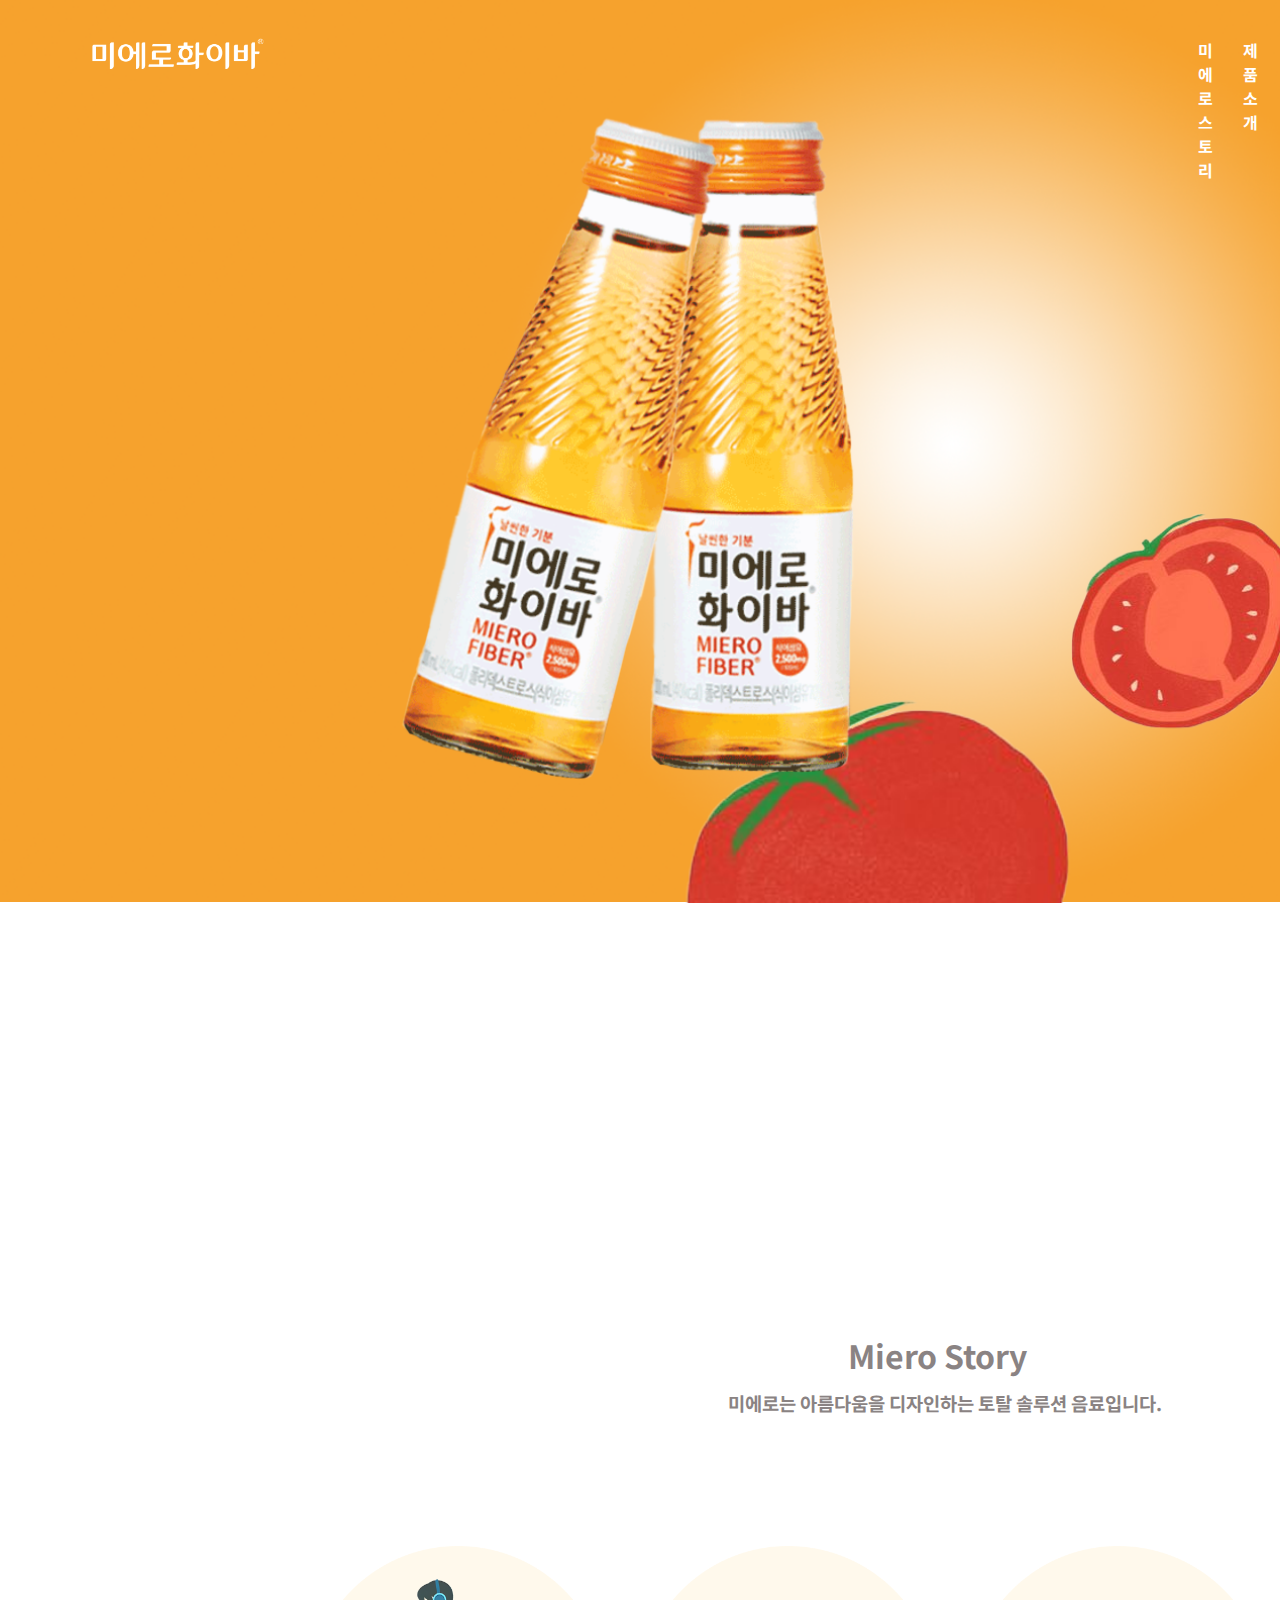
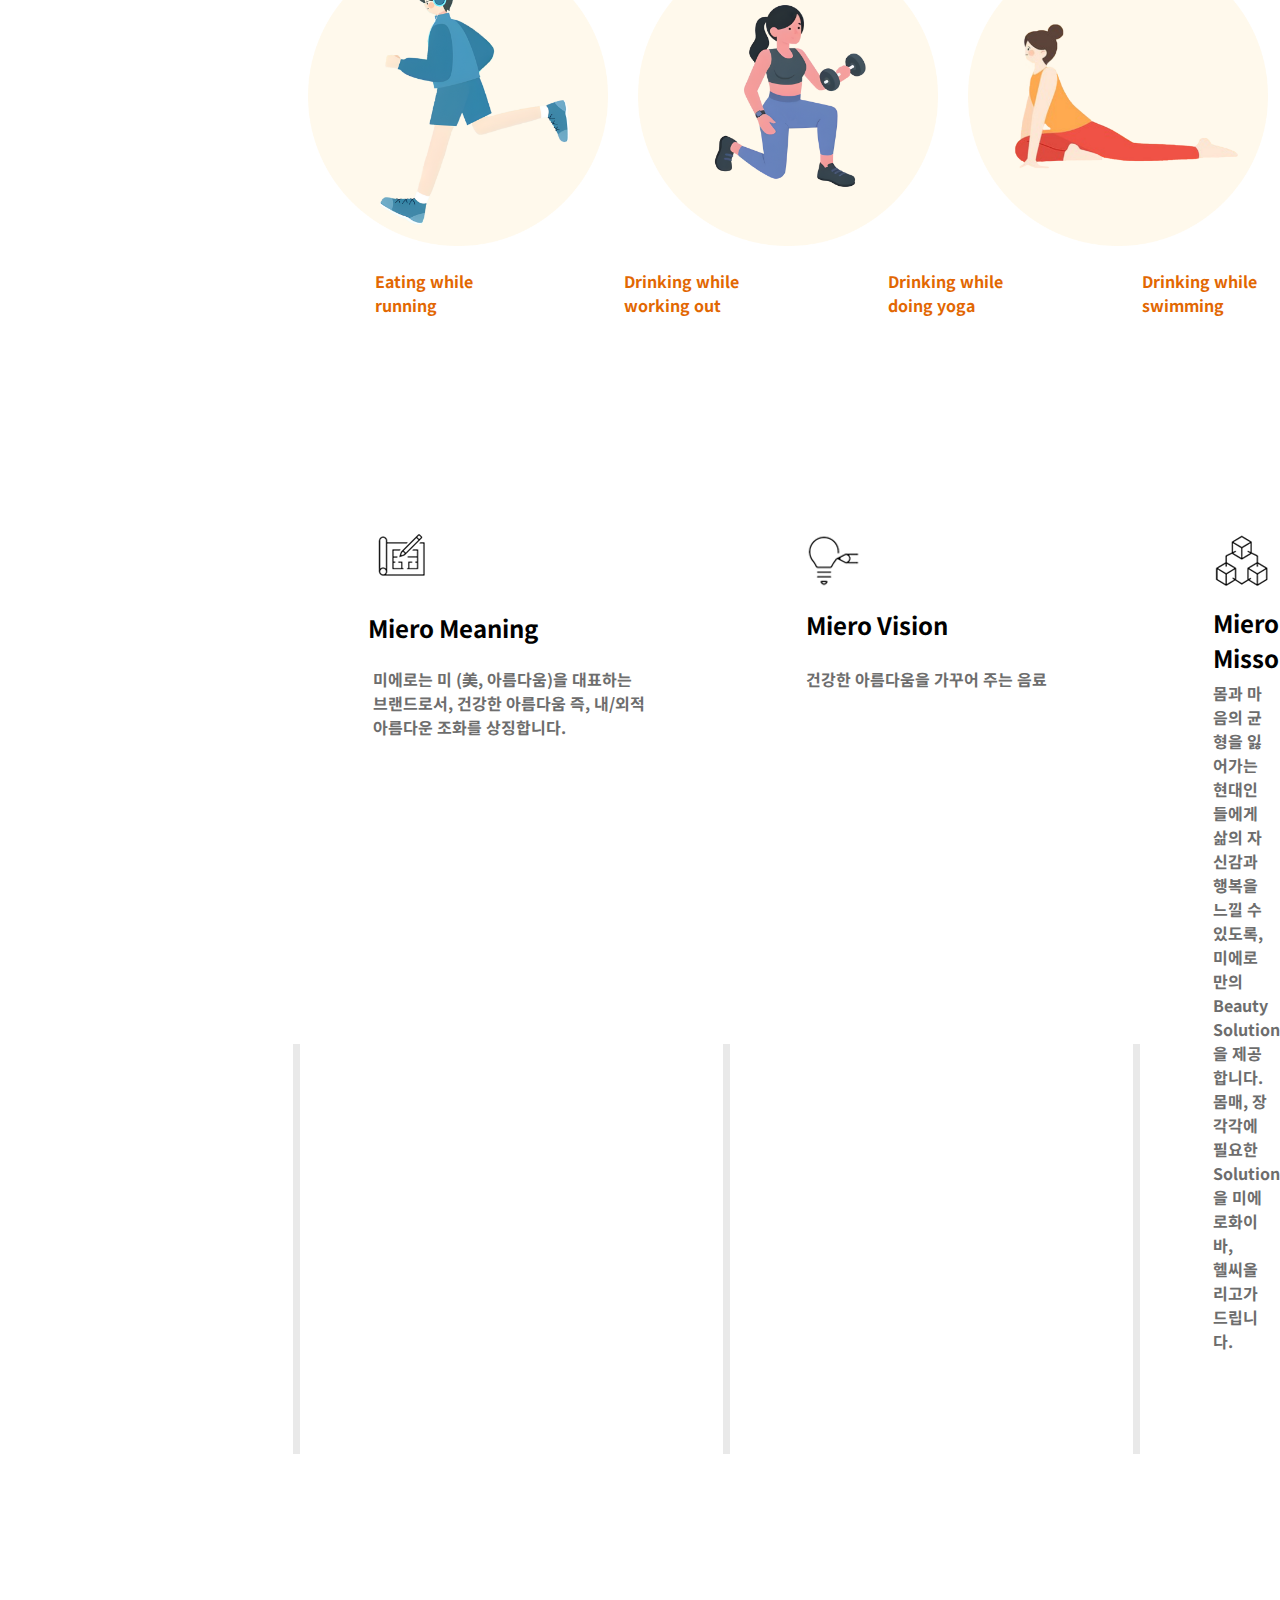
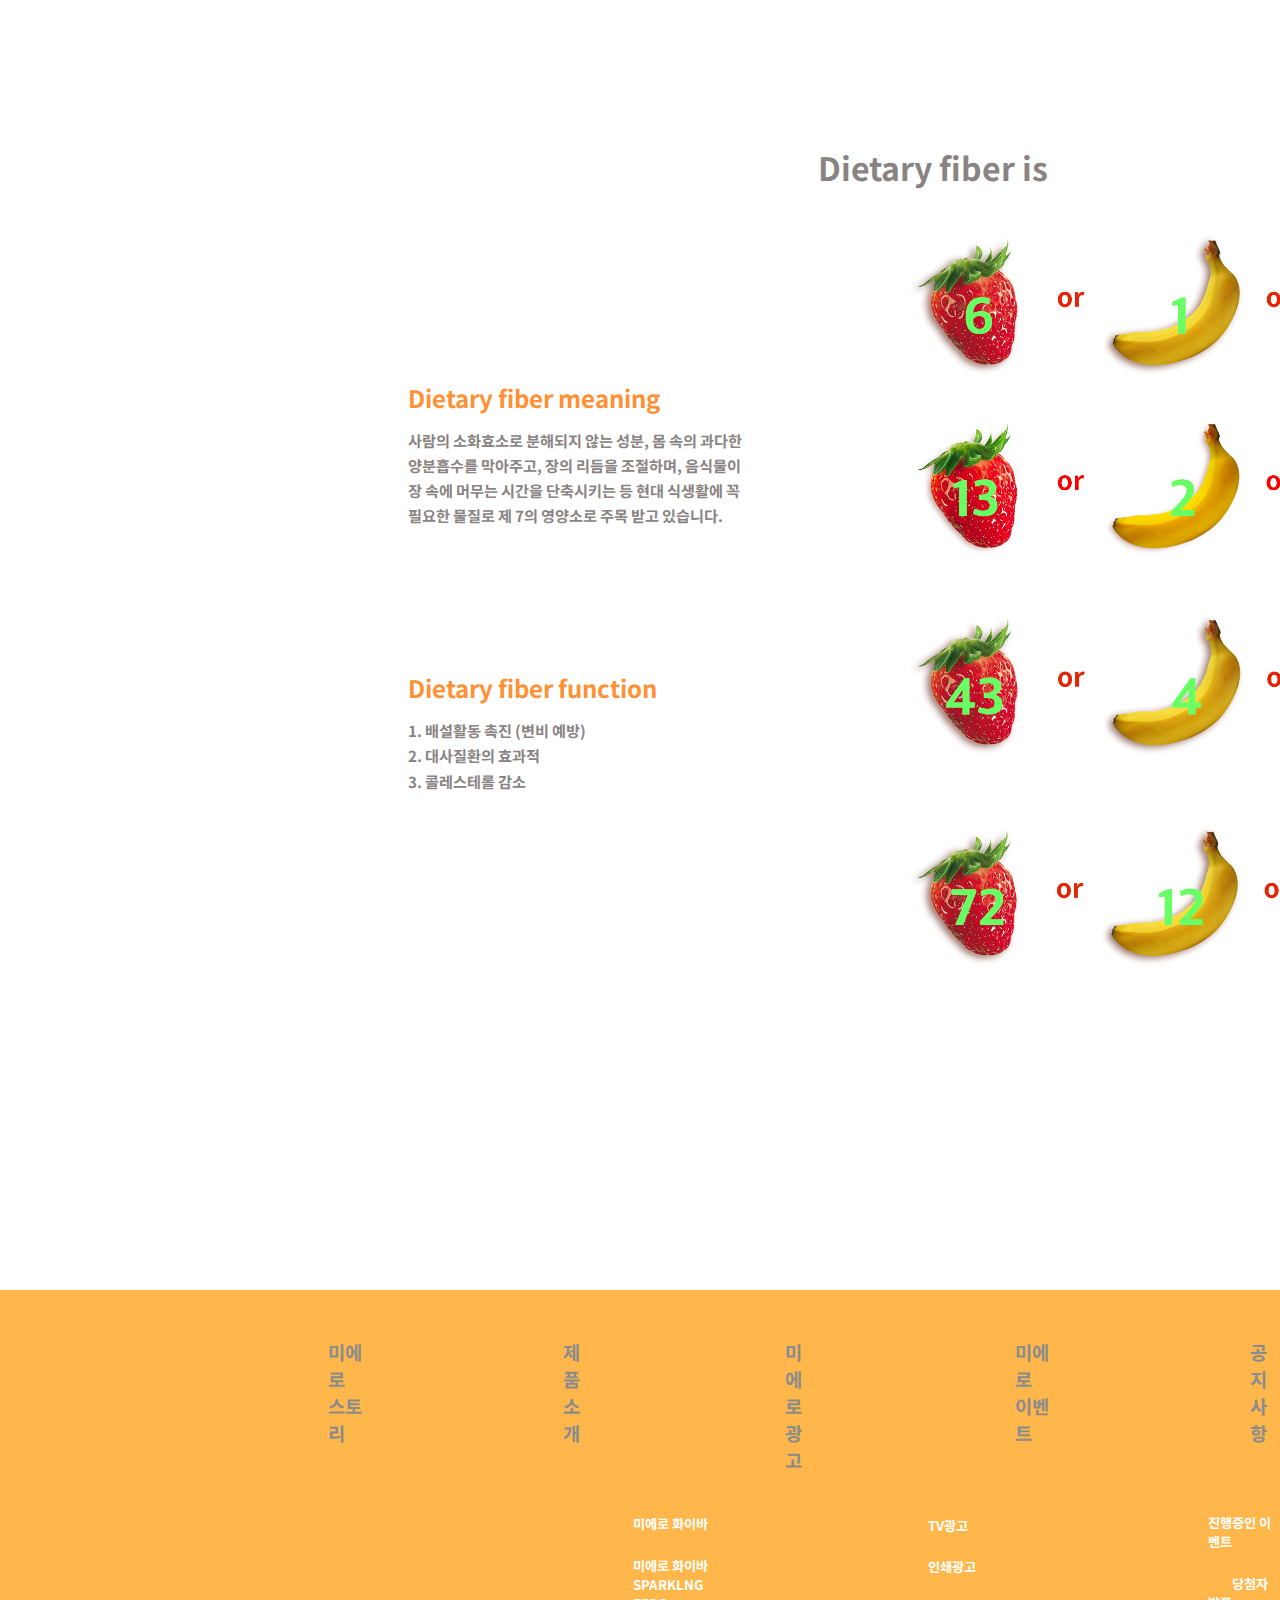
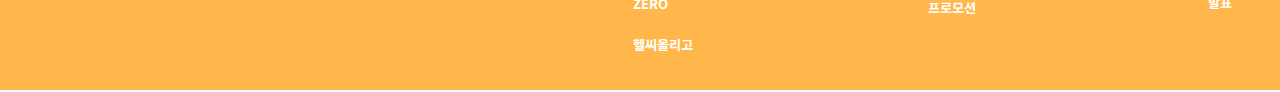
<file: 2301110155_박가람(미에로화이바6.26)/index3.html>
<!DOCTYPE html>
<html lang="en">
<head>
    <meta charset="UTF-8">
    <meta name="viewport" content="width=device-width, initial-scale=1.0">
    <title>Document</title>
    <link rel="stylesheet" href="index3.css">
<!-- 미에로 스토리 -->
</head>
<body>
    <style>
        @import url('https://fonts.googleapis.com/css2?family=Jua&family=Noto+Sans+KR:wght@100..900&display=swap');
        </style>
<span>
<div class="background_image">
    <img src="배경 일러스트2.png" alt="배경" class="background_image">
</div>
</span>
<span>





    <a href="index.html">
        <span>
            <div class="logo"></div>
            <img src="logo2 (2).png" alt="로고" class="logo">
        </span>
 </a>


<span>
<div class="topmenu1"></div>
<div class="topmenu2"></div>
<div class="topmenu3"></div>
<div class="topmenu4"></div>
<div class="topmenu5"></div>

</span>

<span>

<div class="nav">
<ul>
<li><b><a href="">미에로 스토리</a></b></li>
<li><b><a href="index2.html">제품소개</a></b></li>
<li><b> <a href="">미에로 이벤트</a></b></li>
<li><b><a href="">미에로 광고</a></b></li>
<li><b><a href="">공지사항</a></b></li>
</ul>

<span><div class="main-text0"><h1>Miero Story</h1></div></span>


<span><div class="main-text00"><h3>
    미에로는 아름다움을 디자인하는 토탈 솔루션 음료입니다.</h3></div></span>



    <span><div class="dsfsgdd"></div></span>

    <span><div class="dsgs">

    <!-- 러닝 -->
    <span><div class="img_r"><img src="러닝1.png" alt=""></div></span>
    
   



    <!-- 헬스 -->
    <span><div class="img_h"><img src="헬스.png" alt=""></div></span>


 
    <!-- 요가 -->
<span><div class="img_yo"><img src="요가1.png" alt=""></div></span>


<!-- 수영 -->
<span><div class="img_s"><img src="수영.png" alt=""></div></span>

</div></span>

<span><div class="df">
<span><div class="text_r">Eating while running</div></span>
<span><div class="text_w">Drinking while working out</div></span>
<span><div class="text_y">Drinking while doing yoga</div></span>
<span><div class="text_s">Drinking while swimming</div></span>
</div></span>



<!--  -->


<span><div class="dslccx">
<span><div class="sub-image1"><img src="이모지1.png" alt=""></div></span>
<span><div class="main-text1"><h2>Miero Meaning</h2></div></span>
<span><div class="main-text2"><h4>
    미에로는 미 (美, 아름다움)을 대표하는<p>브랜드로서, 건강한 아름다움
    즉, 내/외적<p>아름다운 조화를 상징합니다.</h4></div></span>

<span><div class="sub-image2"><img src="이모지2.png" alt=""></div></span>
<span><div class="main-text3"><h2>Miero Vision</h2></div></span>
<span><div class="main-text4"><h4>건강한 아름다움을 가꾸어 주는 음료</h4></div></span>

<span><div class="sub-image3"><img src="이모지3.png" alt=""></div></span>
<span><div class="main-text5"><h2>Miero Misson</h2></div></span>
<span><div class="main-text6"><h4><p>몸과 마음의 균형을 잃어가는 현대인들에게</p> 
    <p> 삶의 자신감과 행복을 느낄 수 있도록, </p>
    <p>미에로만의 Beauty Solution을 제공합니다.</p>
    <p>몸매, 장 각각에 필요한 Solution을 미에로화이바,</p>
        <p>헬씨올리고가 드립니다.</p></h3></div></span>

        

        <span><div class="white-box1"></div></span>
        <span><div class="gray-box1"></div></span>
        <span><div class="gray-box2"></div></span>
        <span><div class="gray-box3"></div></span>
        <span><div class="gray-box4"></div></span>
      
        

    </div></span>


        <span><div class="main-text8"><h1>Dietary fiber is</h1></div></span>
        <span><div class="main-text9"><h2>Dietary fiber meaning</h2></div></span>
        <span><div class="main-text10"><h3>사람의 소화효소로 분해되지 않는 성분, 몸 속의 과다한 <p>양분흡수를 막아주고, 장의 리듬을 조절하며, 음식물이 <p>장 속에 머무는 시간을 단축시키는 등 현대 식생활에 꼭<p>필요한 물질로 제 7의 영양소로 주목 받고 있습니다.</h3></div></span>

        <span><div class="main-text11"><h2>Dietary fiber function</h2></div></span>
        <span><div class="main-text12"><h3>1. 배설활동 촉진 (변비 예방) <p>
            2. 대사질환의 효과적 <p>
            3. 콜레스테롤 감소</h3></div></span>
           

</div></span>


<span><div class="sfsfsf">
<span><div class="img11111111"><img src="과일1.png" alt=""></div></span>

<span><div class="img11111112"><img src="과일2.png" alt=""></div></span>

<span><div class="img11111113"><img src="과일3.png" alt=""></div></span>

<span><div class="img11111114"><img src="과일4.png" alt=""></div></span>

</div></span>    


<span><div class="orange-box"></div></span>
    
<span><div class="djfsfl">
        <span><div class="erwr1">
        <span><div class="nav8"><a href=""><h3>미에로 스토리</a></h3></div></span>
        <span><div class="nav9"><a href=""><h3>제품소개</a></h3></div></span>
        <span><div class="nav10"><a href=""><h3>미에로 광고</a></h3></div></span>
        <span><div class="nav11"><a href=""><h3>미에로 이벤트</a></h3></div></span>
        <span><div class="nav13"><a href=""><h3>공지사항</a></h3></div></span>

    </div></span>



    <span><div class="efef">


        <span><div class="nav14"><a href=""><h5>미에로 화이바</a></h5></div></span>
        <span><div class="nav15"><a href=""><h5>미에로 화이바 <br>SPARKLNG<br>ZERO</a></h5></div></span>
        
        <span><div class="nav18"><a href=""><h5>헬씨올리고</a></h5></div></span>
    </div></span>




    <span><div class="rkrkrk545">
        <span><div class="nav19"><a href=""><h5>TV광고</a></h5></div></span>
        <span><div class="nav20"><a href=""><h5>인쇄광고</a></h5></div></span>
        <span><div class="nav21"><a href=""><h5>프로모션</a></h5></div></span>
    </div></span>




    <span><div class="ellel">
        <span><div class="nav22"><a href=""><h5>진행중인 이벤트</a></h5></div></span>
        <span><div class="nav23"><a href=""><h5>ﾠﾠ당첨자 발표</a></h5></div></span>
    </div></span>


        <span><div class="nav24"><a href=""><h5>News&Notice</a></h5></div></span>
    
</div></span>
         

<span><div class="footer"></div></span>



</div>

</body>
</html>
</file>
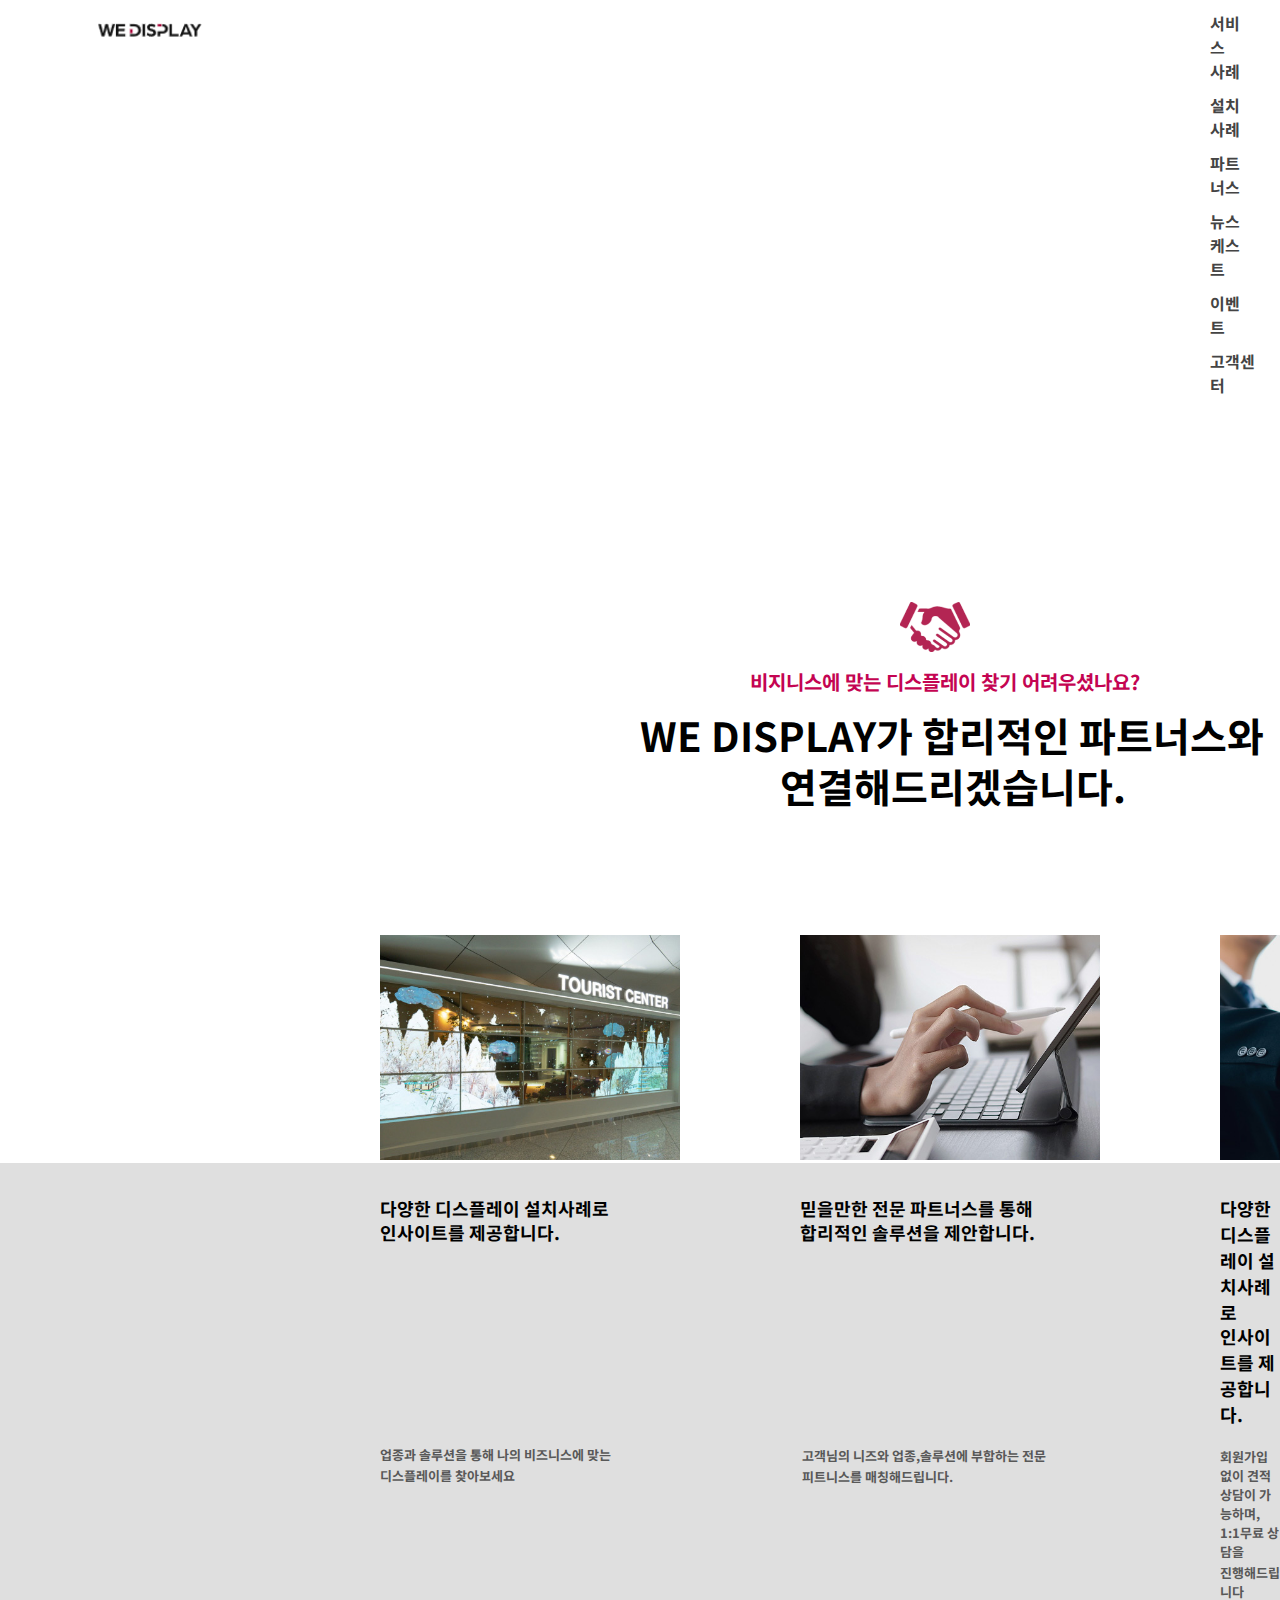
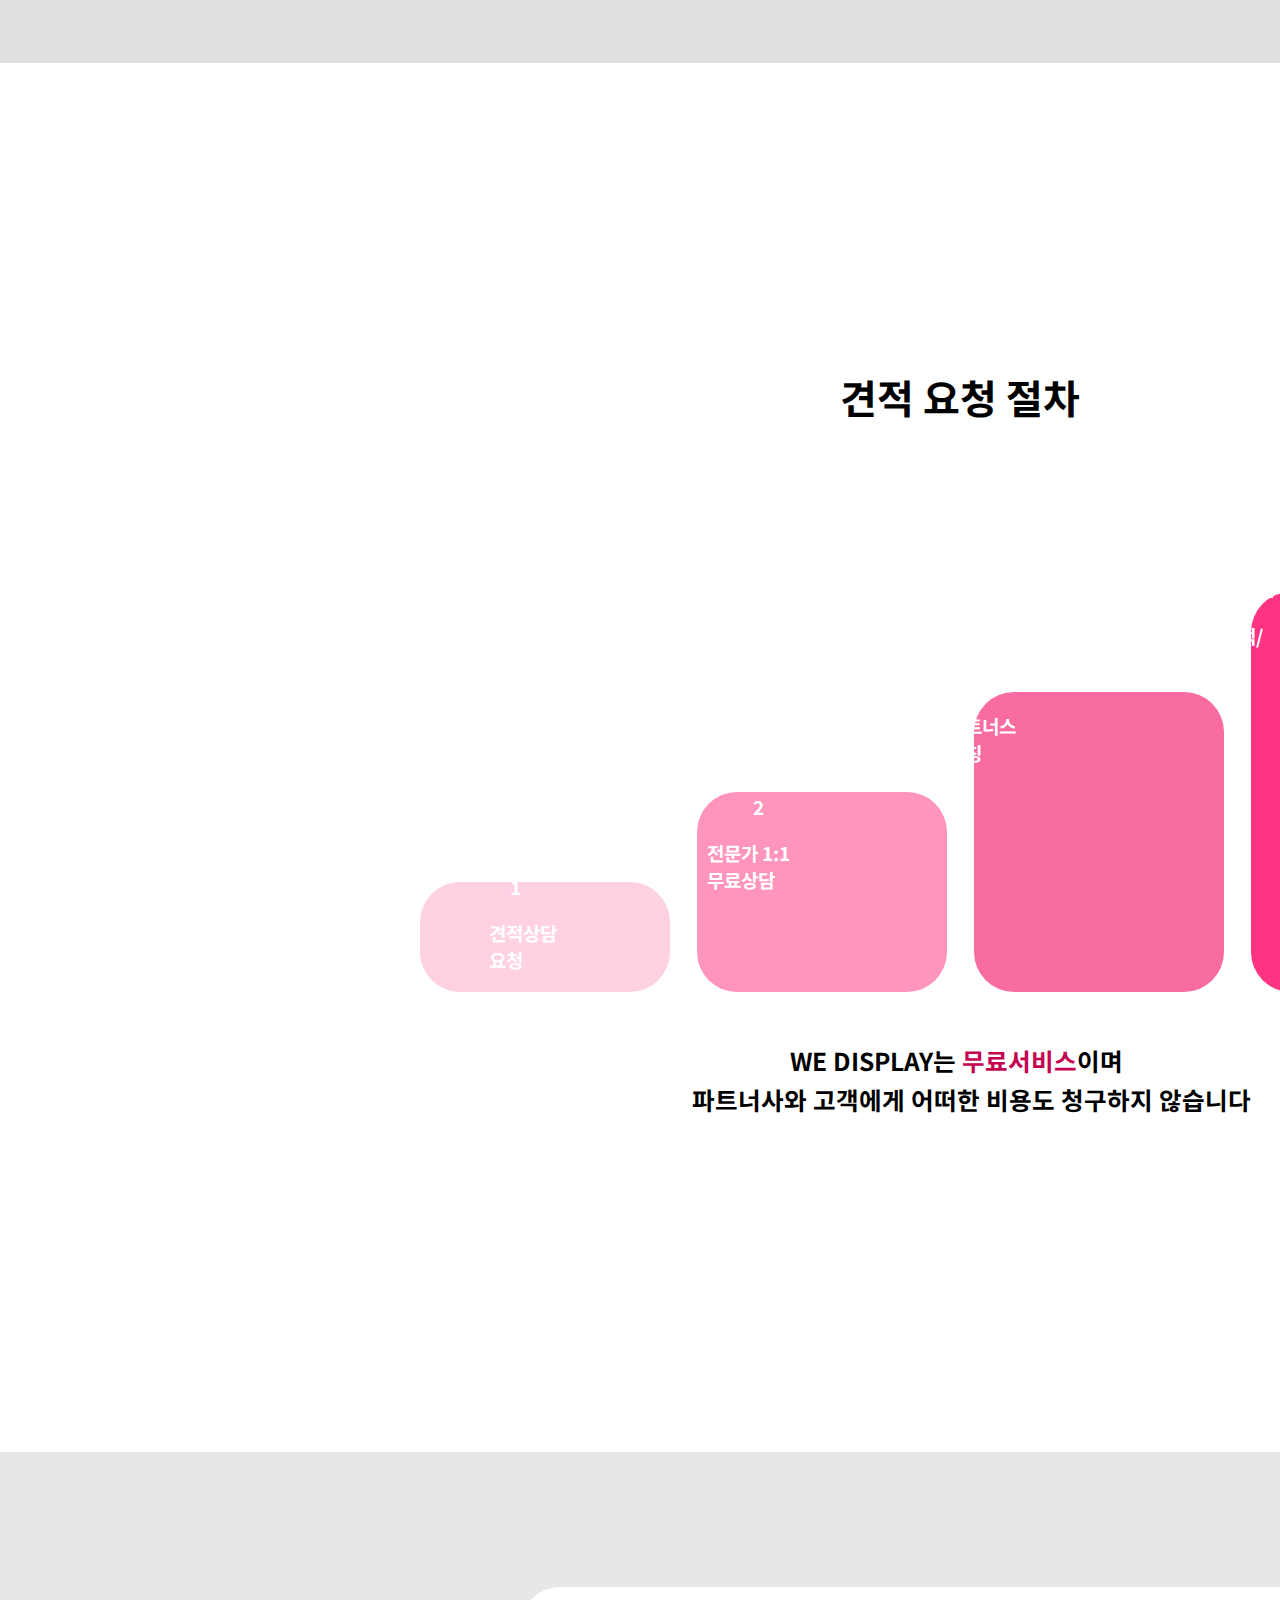
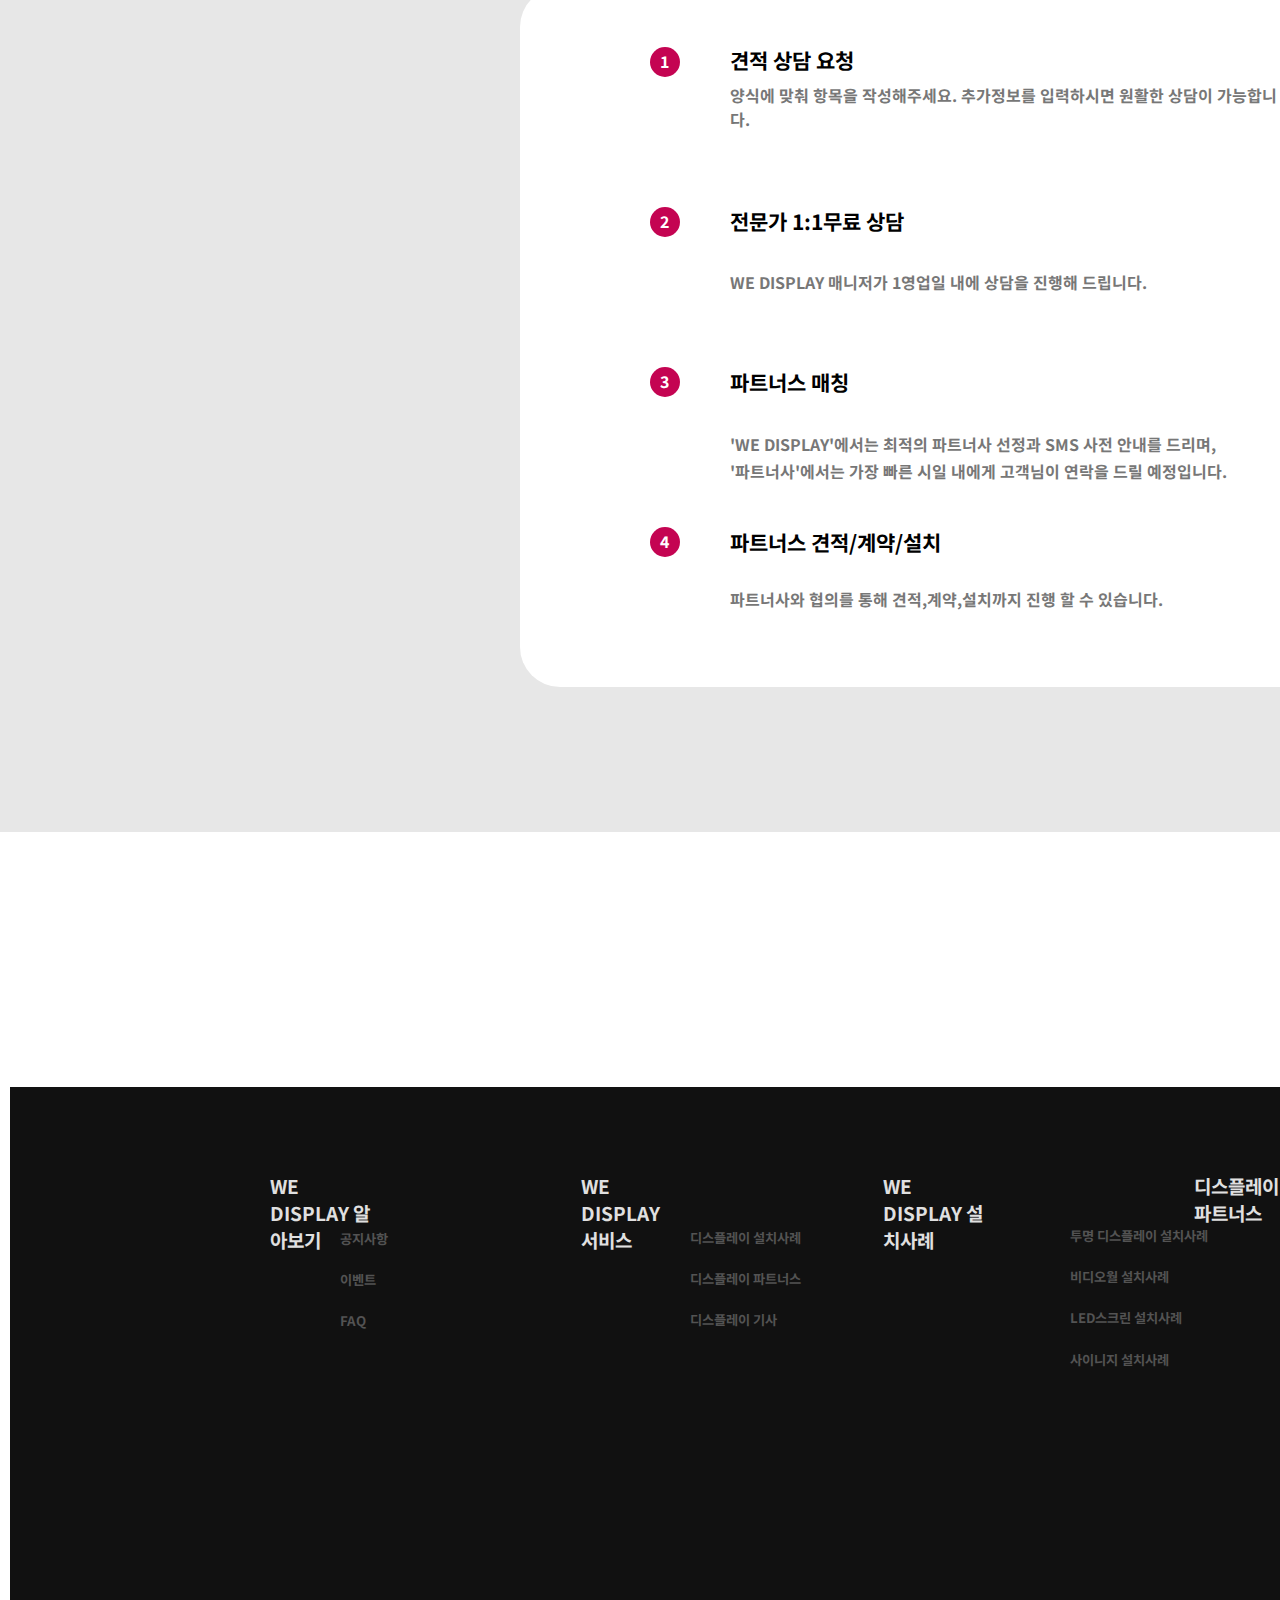
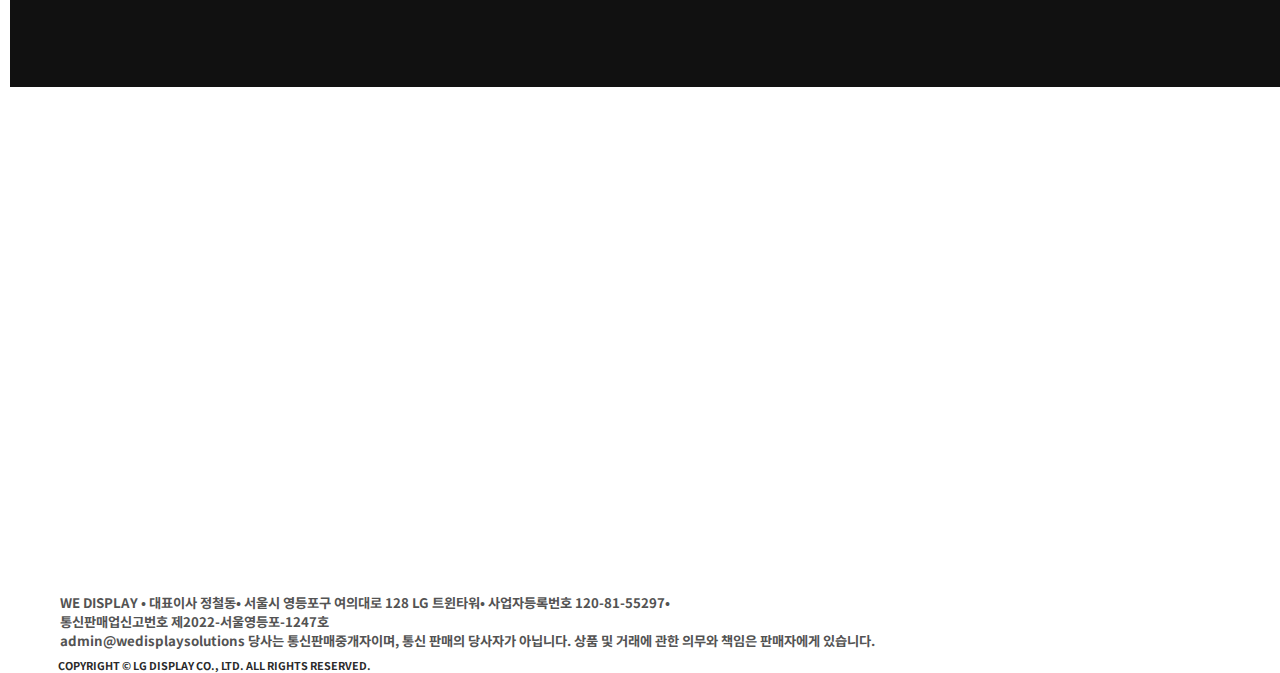
<file: 2301110155_박가람_위디스플레이(6.26)/index3.html>
<!DOCTYPE html>
<html lang="en">
<head>
    <meta charset="UTF-8">
    <meta name="viewport" content="width=device-width, initial-scale=1.0">
    <title>Document</title>
    <link rel="stylesheet" href="index3.css">
</head>
<body>
    <style>
        
        @import url('https://fonts.googleapis.com/css2?family=Jua&family=Noto+Sans+KR:wght@100..900&display=swap');
        </style>
       

       <a href="index.html">
        <span>
            <div class="logo"></div>
            <img src="메인로고.png" alt="로고" class="logo">
        </span>
    </a>
    
        <span>
        <div class="topmenu1"></div>
        <div class="topmenu2"></div>
        <div class="topmenu3"></div>
        <div class="topmenu4"></div>
        <div class="topmenu5"></div>
        
        </span>
        <span>

            <div class="nav">
                <ul>
                  <li><b><a href="index3.html">서비스 사례</a></b> 
                    <ul class="sub-menu">
                    
                    </ul>
                  </li>
                  <li><b><a href="index2.html">설치사례</a></b> 
                    <ul class="sub-menu">
                      <li><a href="#">투명 디스플레이</a></li>
                      <li><a href="#">비디오월 설치사례</a></li>
                      <li><a href="#">LED 스크린 설치사례</a></li>
                      <li><a href="#">사이니지 설치사례</a></li>
                    </ul>
                  </li>
                  <li><b><a href="#">파트너스</a></b>
                    <ul class="sub-menu">
                      <li><a href="#">투명 디스플레이 파트너스</a></li>
                      <li><a href="#">키오스크 파트너스</a></li>
                      <li><a href="#">사이니지 파트너스</a></li>
                      <li><a href="#">LED스크린 파트너스</a></li>
                    </ul>
                  </li>
                  <li><b><a href="#">뉴스 케스트</a></b>
                    <ul class="sub-menu">
                    </ul>
                  </li>
                  <li><b><a href="#">이벤트</a></b></li>
                  <li><b><a href="#">고객센터</a></b>
                    <ul class="sub-menu">
                      <li><a href="#">문의하기</a></li>
                      <li><a href="#">FAQ</a></li>
              </div>




        <span><div class="main_img1"><img src="손.png" alt=""></div></span>

        <span><div class="main_text1">비지니스에 맞는 디스플레이 찾기 어려우셨나요?</div></span>
        <span><div class="main_text2">WE DISPLAY가 합리적인 파트너스와 <p>연결해드리겠습니다.</p></div></span>






      <span><div class="main_con1">

        <span><div class="main_img2"><img src="세번째 이미지1.png" alt=""></div></span>
        <span><div class="main_img3"><img src="세번째 이미지2.png" alt=""></div></span>
        <span><div class="main_img4"><img src="세번째 이미지 3.png" alt=""></div></span>




      </div></span>
     

        <span><div class="main_text3">다양한 디스플레이 설치사례로 <p>인사이트를 제공합니다.</p></div></span>
        <span><div class="main_text4">믿을만한 전문 파트너스를 통해  <p>합리적인 솔루션을 제안합니다.</p></div></span>
        <span><div class="main_text5">다양한 디스플레이 설치사례로 <p>인사이트를 제공합니다.</p></div></span> 
        
        <span><div class="main_text6">업종과 솔루션을 통해 나의 비즈니스에 맞는  <p>디스플레이를 찾아보세요</p></div></span>
        <span><div class="main_text7">고객님의 니즈와 업종,솔루션에 부합하는 전문   <p>피트니스를 매칭해드립니다.</p></div></span> 
        <span><div class="main_text8">회원가입 없이 견적상담이 가능하며, 1:1무료 상담을  <p>진행해드립니다</p></div></span> 

        <span><div class="gray_box1"></div></span>



        <span><div class="main_text9">견적 요청 절차</div></span>



        <!-- 핑크 네모 -->
        <span><div class="main_con44">
        <span><div class="main_con2">
        <span><div class="main_text10">Step 1 <p>견적상담 요청</p></div></span>
        <span><div class="main_text11">Step 2 <p>전문가 1:1 무료상담</p></div></span>
        <span><div class="main_text12">Step 3 <p>파트너스 매칭</p></div></span>
        <span><div class="main_text13">Step 4<p>파트너스 견적/계약/설치</p></div></span>
      </div></span>
    </div></span>




    <span><div class="main_con3">
        <span><div class="pink_box1"></div></span>
        <span><div class="pink_box2"></div></span>
        <span><div class="pink_box3"></div></span>
        <span><div class="pink_box4"></div></span>
      </div></span>
    </div></span>




  </div></span>


  <span><div class="main_con333">
        <span><div class="main_text14"> <h3>WE DISPLAY는 <span>무료서비스</span>이며<p>
          파트너사와 고객에게 어떠한 비용도 청구하지 않습니다</h3>
        </div></span>
      </div></span>




<!-- 절차 -->




<span><div class="main_con444446999">
      <span><div class="main_con44444">
        <span><div class="main_con444">
        <span><div class="pink_square1"></div></span>
        <span><div class="pink_square2"></div></span>
        <span><div class="pink_square3"></div></span>
        <span><div class="pink_square4"></div></span>




<span><div class="sub_con11">
<span><div class="sub111">1</div></span>
        <span><div class="sub112">2</div></span>
        <span><div class="sub113">3</div></span>
        <span><div class="sub114">4</div></span>
      </div></span>
    </div></span>



    <span><div class="sub_con1111111">
        <span><div class="main_text15"><h2>견적 상담 요청</h2></div></span>
        <span><div class="main_text16"><h2>전문가 1:1무료 상담</h2></div></span>
        <span><div class="main_text17"><h2>파트너스 매칭</h2></div></span>
        <span><div class="main_text18"><h2>파트너스 견적/계약/설치</h2></div></span>

      </div></span>
      
    </div></span>


    <span><div class="sub_con1111115">

        <span><div class="main_text19"><h4>양식에 맞춰 항목을 작성해주세요. 추가정보를 입력하시면 원활한 상담이 가능합니다.</h4></div></span>
        <span><div class="main_text20"><h4>WE DISPLAY 매니저가 1영업일 내에 상담을 진행해 드립니다.</h4></div></span>
        <span><div class="main_text21"><h4>'WE DISPLAY'에서는 최적의 파트너사 선정과 SMS 사전 안내를 드리며,<p>'파트너사'에서는 가장 빠른 시일 내에게 고객님이 연락을 드릴 예정입니다.</p></h4></div></span>
        <span><div class="main_text22"><h4>파트너사와 협의를 통해 견적,계약,설치까지 진행 할 수 있습니다.</h4></div></span>
      </div></span>



    </div></span>


    
        <span><div class="gray_box2"></div></span>

        <span><div class="white_box1"></div></span>


        <span><div class="black_box"></div></span>
        <span><div class="footer_1_con">
          <span><div class="nav12"><a href=""><h4>WE DISPLAY 알아보기</h4></a></div></span>
          <span><div class="nav16"><a href=""><h4>WE DISPLAY 서비스</h4></a></div></span>
          <span><div class="nav20"><a href=""><h4>WE DISPLAY 설치사례</h4></a></div></span>
          <span><div class="nav25"><a href=""><h4>디스플레이 파트너스</h4></a></div></span>


          
        </div></span>
     
        <span><div class="f_2_con">
          <span><div class="nav13"><a href=""><h5>공지사항</h5></a></div></span>
          <span><div class="nav14"><a href=""><h5>이벤트</h5></a></div></span>
          <span><div class="nav15"><a href=""><h5>FAQ</h5></a></div></span>


          
        </div></span>
       
        <span><div class="f_3_con">
        <span><div class="nav17"><a href=""><h5>디스플레이 설치사례</h5></a></div></span>
        <span><div class="nav18"><a href=""><h5>디스플레이 파트너스</h5></a></div></span>
        <span><div class="nav19"><a href=""><h5>디스플레이 기사</h5></a></div></span>

      </div></span>

      <span><div class="f_4_con">
        <span><div class="nav21"><a href=""><h5>투명 디스플레이 설치사례</h5></a></div></span>
        <span><div class="nav22"><a href=""><h5>비디오월 설치사례</h5></a></div></span>
        <span><div class="nav23"><a href=""><h5>LED스크린 설치사례</h5></a></div></span>
        <span><div class="nav24"><a href=""><h5>사이니지 설치사례</h5></a></div></span>
      </div></span>
        
      <span><div class="f_5_con">
        <span><div class="nav266"><a href=""><h5>투명 디스플레이 파트너스</h5></a></div></span>
        <span><div class="nav27"><a href=""><h5>키오스크 파트너스</h5></a></div></span>
        <span><div class="nav28"><a href=""><h5>사이니지 파트너스</h5></a></div></span>
        <span><div class="nav29"><a href=""><h5>LED스크린 파트너스</h5></a></div></span>
      </div></span>



           
      <span><div class="f_6_con">
        <span><div class="nav555"><a href=""><h5>개인정보 처리 방침</h5></a></div></span>
        <span><div class="nav666"><a href=""><h5>이메일 무단수집 거부</h5></a></div></span>
        <span><div class="nav777"><a href=""><h5>이용약관</h5></a></div></span>
        <span><div class="nav888"><a href=""><h5>사이트맵</h5></a></div></span>
      </div></span>


      <span><div class="f_7_co">
        <span><div class="nav999"><a href=""><h5>FAMILY SITE</h5></a></div></span>
      
        <span><div class="gray_box55"></div></span>
        <span><div class="nav11111"></div></span>
        

      </div></span>
    

            <span><div class="main_text30"><h5>WE DISPLAY • 대표이사 정철동• 서울시 영등포구 여의대로 128 LG 트윈타워• 사업자등록번호 120-81-55297• <br>통신판매업신고번호 제2022-서울영등포-1247호<br>
                admin@wedisplaysolutions 당사는 통신판매중개자이며, 통신 판매의 당사자가 아닙니다. 상품 및 거래에 관한 의무와 책임은 판매자에게 있습니다.</h5></div></span>
        
                

                <span><div class="main_img10"><img src="푸터 아이콘.PNG" alt=""></div></span>
                <span><div class="main_text31"><h5>COPYRIGHT © LG DISPLAY CO., LTD. ALL RIGHTS RESERVED.</h5></div></span>
                
                <div class="footer"></div>

</body>
</html>
</file>
<file: 2301110155_박가람(미에로화이바6.26)/index2.css>
/* 제품소개 */


body{
  font-family: "Noto Sans KR", sans-serif;
  font-optical-sizing: auto;
  font-weight: weight;
  font-style: normal;
  Weight: 100px
}


.background_image{
  width: 1920px;
  margin-left: -7px;
  margin-top: -10px;

}
  

.logo{

  padding: 20px;
  margin-top: -890px;
  margin-left: 60px;
  position: absolute;
 }
 .logo{
  width: 180px;
 }

 .topmenu1  {
  padding: 20px;
  margin-top: -950px; /* 메뉴 항목 사이의 간격 조절 */
  margin-left:1190px;
  color: rgb(255, 255, 255);
}



.topmenu4{
  padding: 20px;
  margin-top: -62px;
  margin-left: 1420px;
  color: rgb(255, 255, 255);
  
}

.topmenu5{
  padding: 20px;
  margin-top: -62px;
  margin-left: 1590px;
  color: rgb(255, 255, 255);
}

.topmenu1 .topmenu2 .topmenu3 .topmenu4 .topmenu5{
 
}
.topimg{
  margin-left: 500px;
  margin-top: 600px;
}


  
.nav ul b a:hover {
  color: #e26702;
}    
            
      

 .nav ul {
    padding-bottom: 1.3%;
    margin-top: 80px;
    display: flex;
   
    list-style: none;
    padding: 0;
  }
  
  
  .nav ul {
    margin-left: 1190px;
  }

.nav ul b a {
  text-decoration: none;
  color: #ffffff;
  margin-right: 10px; }    
    
  
  .nav ul li {
    margin-right: 20px; /* 오른쪽 마진으로 간격 조절 */
  }
  
  .nav ul li:last-child {
    margin-right: 0; /* 마지막 항목은 오른쪽 마진을 제거하여 불필요한 공간을 없앰 */
  }






.nav1{
  margin-top: 977px;
  margin-left: 420px;

}
.nav2{
  margin-top: -45px;
  margin-left: 460px;
  
}
.nav3{
  margin-top: -45px;
  margin-left: 460px;
}
.nav1 a{
  text-decoration: none;
  color: rgb(139, 139, 139);
}
.nav2 a{
  text-decoration: none;
  color:rgb(139, 139, 139);
}
.nav3 a{
  text-decoration: none;
  color: rgb(139, 139, 139);
}
.nav1 a:hover{
  color: rgb(253, 116, 53);
}

.nav3 a:hover{
  color: rgb(253, 116, 53);
}
.main-text1{
margin-left: -1100px;
margin-top: 300px;
line-height: 20px;
}
.main-text1 span{
 color:#f7a224
  }

.main-text2{
  margin-left: -1100px;
  margin-top: 80px;
  line-height: 8px;
}

.nav4{
  margin-left: -1085px;
  margin-top: 75px;
}
.nav4 a{
 color: rgb(255, 255, 255);
}
.square1{
  
      width: 174px;
      height: 40px;
      background-color: #fcac35f8;
      border-radius: 20px; /* 10px 모서리 깍기 */
      margin-left: -20px;
      margin-top: -50px;
    
    
}

.main-image1 img{
  width: 580px;
  
}
.main-image1{
 margin-left: 500px;
 margin-top: -390px;
 transform: rotate(240deg);
 
z-index: 2;
 
}
.main-image2 img{
  width: 30px;

}
.main-image2{
  margin-left: -340px;
  margin-top: -1290px;
  transform: rotate(240deg);
}
.main-image3 img{
  width: 80px;
}
.main-image3{
  margin-left: 1400px;
  margin-top: 400px;

}

.main-image4{
  margin-left: 1210px;
  margin-top: 5px;
  transform: rotate(240deg);
}
.main-image4 img{
 width: 50px;
 position: relative;
z-index: 1;
}

.main-image5 img{
  width: 80px;

}
.main-image5{
  margin-left: 800px;
  margin-top:295px;
}

.main-image6 img{
  width: 270px;
  position: absolute;
  transform: rotate(-13deg);
}
.main-image6{
  margin-top: -40px;
  margin-left: 1040px;

 

}
.orange-box1{
  margin-left: -370px;
  margin-top:960px;
 
  width: 990px; /* 박스의 너비 */
    height: 600px; /* 박스의 높이 */
    background-color: rgb(255, 170, 42); /* 배경색 */

}

.main-text3{
  color: rgb(255, 255, 255);
  margin-top: -450px;
  margin-left: 20px;
}

.main-text4{
  color: rgb(255, 255, 255);
  margin-top: 90px;
  margin-left: -120px;
}
.main-text4 p{
  color: rgb(255, 255, 255);
  margin-top: 3px;
  margin-left: 55px;
}
.sub-image1 img{
  width: 56px;
}
.sub-image1 {
  margin-left: 900px;
  margin-top: -300px;
}

.sub-image2 {
  margin-left: 900px;
  margin-top: 60px;
}
.sub-image2 img{
  width: 60px;
}
.sub-image3 img{
  width: 60px;
}
.sub-image3{
  margin-left: 900px;
  margin-top: 50px;
}
.sub-image4{
  margin-left: 900px;
  margin-top: 60px;
}

.sub-image4 img{
  width: 60px;
}
.main-text5{
  margin-left: 1020px;
  margin-top: -440px;
  color: rgb(88, 88, 88);
}
.main-text6{
  margin-left: 1022px;
  margin-top:100px;
  color: rgb(88, 88, 88);
}

.main-text7{
  margin-left:1020px;
  margin-top: 96px;
  color: rgb(88, 88, 88);
}
.main-text8{
  margin-left:1022px;
  margin-top: 100px;
  color: rgb(88, 88, 88);
}

.main-text9{
  color: rgb(170, 170, 170);
  margin-left: 550px;
  margin-top: 400px;
}

.main-image7{
  margin-top: 230px;
  margin-left: 25px;
}


  .white-box1{
    height: 340px; /* 박스의 높이 */
    width: 270px;
    background-color: rgb(255, 254, 251); /* 배경색 */
    border-radius: 50px;
    margin-top: -140px;
    margin-left: -34px;
    box-shadow: 20px -10px 20px rgba(0, 0, 0, 0.3);

}

.main-image8{
  margin-left: 370px;
  margin-top: -650px;
}


.white-box2{
  height: 340px; /* 박스의 높이 */
  width: 270px;
  background-color: rgb(255, 254, 251);/* 배경색 */
  border-radius: 50px;
  margin-top: -340px;
  margin-left: 380px;
  box-shadow: 20px -10px 20px rgba(0, 0, 0, 0.3);


}
.main-image9{
margin-left: 790px;
margin-top: -650px;
}

.white-box3{
height: 340px; /* 박스의 높이 */
width: 270px;
background-color: rgb(255, 254, 251);/* 배경색 */
border-radius: 50px;
margin-top: -340px;
margin-left: 780px;
box-shadow: 20px -10px 20px rgba(0, 0, 0, 0.3);

}

.main-image10{
margin-left: 1150px;
margin-top: -680px;
}
.white-box4{
height: 340px; /* 박스의 높이 */
width: 270px;
background-color: rgb(255, 254, 251); /* 배경색 */
border-radius: 50px;
margin-top: -180px;
margin-left: 1150px;
box-shadow: 20px -10px 20px rgba(0, 0, 0, 0.3);

}

.text4 a{
color: black;
}
.text4{
margin-top: -190px;
margin-left: 20px;
}

.sub-text5{

margin-top: 10px;
}
.sub-text6{

margin-top: 10px;
}
.sub-text7{

margin-top: 10px;
}

.text5 a{
color: black;
}
.text5{
margin-top: -164px;
margin-left: 410px;
}
.sub-text8{
margin-top: 10px;
}
.sub-text9{
margin-top: 10px;
}
.sub-text10{
margin-top: 10px;
}
.text6 a{
color: black;
}
.text6{
margin-top: -160px;
margin-left: 400px;
}
.sub-text11{
margin-top: 10px;
}
.sub-text12{
margin-top: 10px;
}

.sub-text13{
margin-top: 10px;
}
.text7 a{
color: black;
}
.text7{
margin-top: -160px;
margin-left: 380px;
}
.sub-text14{
margin-top: 10px;
}

.sub-text15{
margin-top: 10px;
}
.sub-text16{
margin-top: 10px;
}

.Symbol1 img{
width: 80px;

}
.Symbol1{
margin-left: -1080px;
margin-top:-50px;

}

.Symbol2 img{
width: 80px;

}
.Symbol2{
margin-left: -660px;
margin-top:-90px;

}
.Symbol3 img{
width: 80px;

}
.Symbol3{
margin-left: -265px;
margin-top:-90px;

}
.Symbol4 img{
width: 80px;

}
.Symbol4{
margin-left: 100px;
margin-top:-90px;

}





.
/* 6 25 */

.main-image2 img {
  width: 30px;
}

.main-image2 {
  margin-left: -540px;
  margin-top: -1500px;
  transform: rotate(240deg);
  position: relative;
  animation: float 4s ease-in-out infinite;
}

.main-image3 img {
  width: 40px;
}

.main-image3 {
  margin-left: 1400px;
  margin-top: 800px;
  position: relative;
  animation: float 6s ease-in-out infinite;
}

.main-image4 img {
  width: 50px;
  position: relative;
  z-index: 1;
}

.main-image4 {
  margin-left: 1210px;
  margin-top: 5px;
  transform: rotate(240deg);
  position: relative;
  animation: float 8s ease-in-out infinite;
}

.main-image5 img {
  width: 80px;
}

.main-image5 {
  margin-left: 800px;
  margin-top: 295px;
  position: relative;
  animation: float 10s ease-in-out infinite;
}

@keyframes float {
  0% { transform: translateY(0); }
  50% { transform: translateY(-50px); }
  100% { transform: translateY(0); }
}

.main-image1 img {
  width: 580px;
}

.main-image1 {

  animation: float 5s ease-in-out infinite;
}

@keyframes float {
  0% { transform: translateY(0); }
  50% { transform: translateY(-20px); }
  100% { transform: translateY(0); }
}

.main-image1{
  margin-left: 890px;
}

.main-image6 {
 
  transition: transform 0.5s ease-in-out; /* 애니메이션을 더 부드럽게 */
}


.main-image6{
  margin-top: -400px;
}


.dsvsvvzcl{
  margin-top: -500px;
}


.main-image7{
  display: inline-block;
  transition: transform 0.5s ease-in-out; /* 애니메이션을 더 부드럽게 */
  transform-origin: center center; /* 확대/축소 중심을 이미지 중앙으로 설정 */
}


.main-image8{
  position: absolute;
  transition: transform 0.5s ease-in-out; /* 애니메이션을 더 부드럽게 */
  transform-origin: center center; /* 확대/축소 중심을 이미지 중앙으로 설정 */
}
.main-image9{
  position: absolute;
  transition: transform 0.5s ease-in-out; /* 애니메이션을 더 부드럽게 */
  transform-origin: center center; /* 확대/축소 중심을 이미지 중앙으로 설정 */
}

.main-image10 {


  transition: transform 0.5s ease-in-out; /* 애니메이션을 더 부드럽게 */
}




/* vㅍ터 */


.orange-box{
  margin-left:-1490px;
  margin-top:380px;
  
  width: 1990px; /* 박스의 너비 */
    height: 400px; /* 박스의 높이 */
    background-color: rgb(255, 183, 75); /* 배경색 */

}


.footer{
  margin-bottom: -780px;
}


.erwr1{
  display: flex;
  gap: 200px;
  margin-left: -1140px;
  margin-top: -370px;
  
  }

  .erwr1 a {
    text-decoration: none;
    color:rgb(139, 139, 139);
     }    
     .efef a{
      display: block;
      margin-left: 625px;
      text-decoration: none;
    }
    

    
.nav8 a:hover{
  color: #cefaaa; 
 }
 
 
 .nav9 a:hover{
   color: #cefaaa;  
  }
  
 
 .nav10 a:hover{
   color:  #cefaaa;  
  }
  
 
  .nav11 a:hover{
   color:  #cefaaa;  
  }
 
  
 
  
  
  .nav13 a:hover{
   color:  #cefaaa; 
  }

  .efef a{
    display: block;
    margin-left: -835px;
    text-decoration: none;
  }
      
 .nav14 a{
  color: white;
 }

 
 .nav15 a{
  color: white;
 }
 
 .nav16 a{
  color: white;
 }

 .nav17 a{
  color: white;
 }
 
 .nav18 a{
  color: white;
 }

 .rkrkrk545{
  display: block;
  gap: 30px;
  margin-top: -160px;
  margin-left: -540px;
}


.nav19 a{
  color: white;
 }

.nav20 a{
  color: white;
 }

.nav21 a{
  color: white;
 }


 .rkrkrk545 a{
  text-decoration: none;
 }
 

 .rkrkrk545 a:hover{
  color: #ff7316f1;
 }


 
.nav22 a{
  color: white;
 }

.nav23 a{
  color: white;
 }

.ellel a{
  text-decoration: none;
}


.ellel a:hover{
  color: #ff7316f1;
}

.ellel{
  margin-top: -126px;
  margin-left: -260px;
}




.nav24{
  margin-left: -370px;
  margin-top: -88px;
}
.nav24 a{
  color: white;
 }

 .nav24 a{
  text-decoration: none;
}
.nav24{
  margin-left: 30px;
  margin-top: -88px;
}
.nav24 a{
  color: white;
 }
 .nav24 a:hover{
  color: #ff7316f1;
}
</file>
<file: 2301110155_박가람(미에로화이바6.26)/index3.css>
body{
  font-family: "Noto Sans KR", sans-serif;
  font-optical-sizing: auto;
  font-weight: weight;
  font-style: normal;
  Weight: 100px
}


.background_image{
  width: 1920px;
  margin-left: -7px;
  margin-top: -10px;

}
  

.logo{

  padding: 20px;
  margin-top: -890px;
  margin-left: 60px;
  position: absolute;
 }
 .logo{
  width: 180px;
 }

 .topmenu1  {
  padding: 20px;
  margin-top: -950px; /* 메뉴 항목 사이의 간격 조절 */
  margin-left:1190px;
  color: rgb(255, 255, 255);
}



.topmenu4{
  padding: 20px;
  margin-top: -62px;
  margin-left: 1420px;
  color: rgb(255, 255, 255);
  
}

.topmenu5{
  padding: 20px;
  margin-top: -62px;
  margin-left: 1590px;
  color: rgb(255, 255, 255);
}

.topmenu1 .topmenu2 .topmenu3 .topmenu4 .topmenu5{
 
}
.topimg{
  margin-left: 500px;
  margin-top: 600px;
}


  
.nav ul b a:hover {
  color: #e26702;
}    
            
      

 .nav ul {
    padding-bottom: 1.3%;
    margin-top: 80px;
    display: flex;
   
    list-style: none;
    padding: 0;
  }
  
  
  .nav ul {
    margin-left: 1190px;
  }

.nav ul b a {
  text-decoration: none;
  color: #ffffff;
  margin-right: 10px; }    
    
  
  .nav ul li {
    margin-right: 20px; /* 오른쪽 마진으로 간격 조절 */
  }
  
  .nav ul li:last-child {
    margin-right: 0; /* 마지막 항목은 오른쪽 마진을 제거하여 불필요한 공간을 없앰 */
  }


  .nav1{
    margin-top: 977px;
    margin-left: 500px;
  
  }
  .nav2{
    margin-top: -45px;
    margin-left: 460px;
    
  }
  .nav3{
    margin-top: -45px;
    margin-left: 460px;
  }
  .nav1 a{
    text-decoration: none;
    color: rgb(139, 139, 139);
  }
  .nav1 a:hover{
    color: rgb(253, 116, 53);
  }
  .nav2 a:hover{
    color: rgb(253, 116, 53);
  }
  .nav3 a:hover{
    color: rgb(253, 116, 53);
  }
  
  
  
  .main-text0{
    margin-top: 1150px;
    margin-left: 840px;  color: #8a8383;
  }
  .main-image1 img{
    width: 530px;
    }
    .main-image1{
      margin-left: 300px;
      margin-top: 150px;
      }
  
  .yellow-box{
    height: 370px; /* 박스의 높이 */
    width: 1470px;
    background-color: rgb(254, 255, 215); /* 배경색 */
    
    margin-top: -400px;
    margin-left: 220px;
  
  }
  .main-text00{
    margin-left: 720px;
    margin-top: -10px;
    color: #8a8383;
  }
  
  .sub-image1{
    margin-top: 300px;
    margin-left: 390px;
    
  }
  .main-text1{
    margin-top: 10px;
    margin-left: 385px;
  }
  .main-text2{
    margin-top: 30px;
    margin-left: 390px;
    line-height: 8px;
    color: rgb(109, 109, 109);
  }
  
  .sub-image2{
    margin-top: -220px;
    margin-left: 820px;
  }
  .main-text3{
    margin-top: -8px;
    margin-left: 823px;
  }
  .main-text4{
    margin-top: 25px;
    margin-left: 823px;
    color: rgb(109, 109, 109);
  }
  
  .sub-image3{
    margin-top: -180px;
    margin-left: 1230px;
  }
  
  .main-text5{
    margin-left: 1230px;
    margin-top: -10px;
  }
  .main-text6{
    margin-top: 21px;
    margin-left: 1230px;
    color: rgb(109, 109, 109);
   
  }
  
  
  
  
  
  .white-box1{
    height: 410px; /* 박스의 높이 */
    width: 1300px;
    background-color: rgb(255, 255, 255); /* 배경색 */
    
    margin-top: -330px;
    margin-left: 310px;
   
  }
  .gray-box1{
    height: 410px; /* 박스의 높이 */
    width: 7px;
    background-color:  rgb(233, 233, 233); /* 배경색 */
    
    margin-top: -410px;
    margin-left: 310px;
  
  }
  .gray-box2{
    height: 410px; /* 박스의 높이 */
    width: 7px;
    background-color: rgb(233, 233, 233); /* 배경색 */
    
    margin-top: -410px;
    margin-left: 740px;
  
  }
  .gray-box3{
    height: 410px; /* 박스의 높이 */
    width: 7px;
    background-color:  rgb(233, 233, 233); /* 배경색 */
    
    margin-top: -410px;
    margin-left: 1150px;
  
  }
  .gray-box4{
    height: 410px; /* 박스의 높이 */
    width: 7px;
    background-color: rgb(233, 233, 233); /* 배경색 */
    
    margin-top: -410px;
    margin-left: 1609px;
  
  }
  .main-text7{
    margin-top: 440px;
    margin-left: 790px;
    color: #8a8383;
  }
  
  .main-image2{
    margin-top: 150px;
    margin-left: 290px;
  }
  .main-image3{
    margin-top: -340px;
    margin-left: 1010px;
  }
  
  .main-text8{
    color: #8a8383;
    margin-top: 290px;
    margin-left: 810px;
  }
  
  .main-text9{
    margin-top: 190px;
    margin-left: 400px;
    color: #ff9034;
  }
  .main-text10{
    margin-top: 10px;
    margin-left: 400px;
    color: #8a8383;
    line-height: 10px;
    font-size: 13px;
  }
  
  .main-text11{
    margin-top:150px;
    margin-left: 400px;
    color:#ff9034;
  }
  .main-text12{
    margin-top: 10px;
    margin-left: 400px;
    color: #8a8383;
    line-height: 10px;
    font-size: 13px;
  }
  
  .main-image4 img{
  width: 704px;
  }
  .main-image4{
   margin-top: -650px;
   margin-left: 900px;
    }
    
    .main-text13{
      margin-left:960px;
      margin-top: -10px;
      color: rgb(109, 109, 109);
    }
    .main-image5 img{
      width: 704px;
      }
      .main-image5{
        margin-top: 50px;
        margin-left: 900px;
         }
         .main-text14{
          margin-left:960px;
          margin-top: -10px;
          color: rgb(109, 109, 109);
        }
  
        .main-image6 img{
          width: 704px;
          }
  
          .main-image6{
            margin-top: 30px;
            margin-left: 910px;
          } 
          
        .main-text15{
          margin-left:970px;
          margin-top: -10px;
          color: rgb(109, 109, 109);
        }
        .main-text15 p{
          margin-top: 3px;
          margin-left: 455px;
          line-height: 4px;
         }
  .main-text6 p{
   margin-top: -16px;
  }
  .main-text6 p{
  
  }
  .main-image7{
  margin-top: 35px;
  margin-left: 920px;
  }
  .main-image7 img{
    width: 704px;
    }
  .main-text16{
    margin-left: 980px;
    color: rgb(109, 109, 109);
  }
  
  ..orange-box2{
    margin-left: -1670px;
    margin-top:450px;
    
    width: 2500px; /* 박스의 너비 */
      height: 600px; /* 박스의 높이 */
      background-color: rgb(255, 170, 42); /* 배경색 */
    
    }
    .footer{
    margin-bottom: 3410px;
    }
  .main-image8{
    margin-top: 330px;
  }


  .img_yo img{
  width: 300px;
  transform: scaleX(-1);
  }

  .img_r img{
    width: 300px;
  }


  .img_h img{
    width: 300px;
  }

  .img_s img{
    width: 300px;
  }


.box_11{
  width: 970px;
  height: 80px;
  background-color: rgb(255, 230, 230);
  border-radius: 20px;


}




.df{
  display: flex;
  gap: 145px;
  font-weight: bold;
  margin-left: 380px;
  margin-top: 18px;
  color: #e26702;
}

.dsgs{
  display: flex;
  margin-top: 130px;
  margin-left: 300px;
  gap: 30px;
}

.text_r{
  margin-left: -13px;
}

.dslccx{
  margin-top: -80px;
  margin-left: -25px;
}

.text_y{
  margin-left: -12px;
}

.text_s{
  margin-left: -20px;
}

.text_s{
  margin-left: -20px;
}


.sfsfsf img{
  width: 700px;
  
 
}

.sfsfsf{
  margin-top: -570px;
  margin-left: 900px;
 
}


.img11111111 img{
width: 700px;
}


.img11111112 img{
  width: 780px;
  }


  .img11111114{
    margin-top: 30px;
    }
  

  .dslccx{
    margin-top: -90px;
  }

.boxbox{
  width: 1990;
  height: 400px;
  background-color: #ff9034;
  margin-top: -370px;
}


.orange-box{
  margin-left: -40px;
  margin-top:300px;
  
  width: 1950px; /* 박스의 너비 */
    height: 400px; /* 박스의 높이 */
    background-color: rgb(255, 183, 75); /* 배경색 */

}


.footer{
  margin-bottom: -780px;
}



.nav8 a:hover{
  color: #cefaaa; 
 }
 
 
 .nav9 a:hover{
   color: #cefaaa;  
  }
  
 
 .nav10 a:hover{
   color:  #cefaaa;  
  }
  
 
  .nav11 a:hover{
   color:  #cefaaa;  
  }
 
  
 
  
  
  .nav13 a:hover{
   color:  #cefaaa; 
  }
  .erwr1{
    display: flex;
    gap: 200px;
    margin-left: 320px;
    margin-top: -370px;
    
    }

    .erwr1 a {
      text-decoration: none;
      color:rgb(139, 139, 139);
       }    
       .efef a{
        display: block;
        margin-left: 625px;
        text-decoration: none;
      }
      
      
 .nav14 a{
  color: white;
 }

 
 .nav15 a{
  color: white;
 }
 
 .nav16 a{
  color: white;
 }

 .nav17 a{
  color: white;
 }
 
 .nav18 a{
  color: white;
 }


 .efef a:hover{
  color: #ff7316f1;
 }


 .rkrkrk545{
  display: block;
  gap: 30px;
  margin-top: -160px;
  margin-left: 920px;
}


.nav19 a{
  color: white;
 }

.nav20 a{
  color: white;
 }

.nav21 a{
  color: white;
 }


 .rkrkrk545 a{
  text-decoration: none;
 }
 

 .rkrkrk545 a:hover{
  color: #ff7316f1;
 }

 .ellel{
  margin-top: -126px;
  margin-left: 1200px;
}



.nav22 a{
  color: white;
 }

.nav23 a{
  color: white;
 }

.ellel a{
  text-decoration: none;
}


.ellel a:hover{
  color: #ff7316f1;
}


.nav24{
  margin-left: 470px;
  margin-top: -88px;
}
.nav24 a{
  color: white;
 }

 .nav24 a{
  text-decoration: none;
}
.nav24{
  margin-left: 1490px;
  margin-top: -88px;
}
.nav24 a{
  color: white;
 }
 .nav24 a:hover{
  color: #ff7316f1;
}
</file>
<file: 2301110155_박가람_위디스플레이(6.26)/index3.css>
body{
  font-family: "Noto Sans KR", sans-serif;
  font-optical-sizing: auto;
  font-weight: <weight>;
  font-style: normal;
  
}

body, html {
 
  max-width: 1920px;
  margin: 0 auto; /* 상하 마진 0, 좌우 마진 자동 */
          /* 추가적인 스타일링 */
}

.background{
  width: 1920px;
  

}


.logo{

  padding: 20px;
  margin-top: -8px;
  margin-left: 70px;
  position: absolute;
 }
 .logo{
  width: 120px;
 }


 .nav ul b a:hover {
  color: #e26702;
}    
            
      



.nav ul b a {
  text-decoration: none;
  color: #572525;
  margin-right: 10px; }    
    
  
  .nav ul li {
    margin-right: 30px; /* 오른쪽 마진으로 간격 조절 */
  }
  
  .nav ul li:last-child {
    margin-right: 0; /* 마지막 항목은 오른쪽 마진을 제거하여 불필요한 공간을 없앰 */
  }



  




/* 네비게이션 바 스타일 */
.nav ul {
list-style: none;
padding: 0;
margin: 0;
margin-left: 1200px;
margin-top: 6px;
}

.nav ul li {
display: inline-block;
margin-right: 20px;
position: relative;
background-color: rgb(255, 255, 255); /* 배경색을 흰색으로 설정 */
}

.nav ul li a {
display: block;
padding: 5px 10px;
color: rgb(68, 68, 68); /* 글자 색상 설정 */
text-decoration: none; /* 링크 밑줄 제거 */
margin 0;
}

/* 하위 메뉴 기본 스타일 */
.nav ul li ul.sub-menu {
display: none; 
position: absolute; 
top: 100%;
left: 0;
padding: 0;
margin: 0;
margin-left: 10px;
width: 200px;
background-color: rgb(255, 255, 255); /* 배경색을 흰색으로 설정 */
box-shadow: 0 8px 16px 0 rgba(0,0,0,0.2); /* 그림자 효과 추가 */
}

/* 하위 메뉴 항목 스타일 */
.nav ul li ul.sub-menu li {
display: block;
margin: 0;
text-align: center; /* 글씨를 가운데 정렬 */
font-size: 12px; 
}

/* 마우스 오버 시 하위 메뉴 표시 */
.nav ul li:hover > .sub-menu {
display: block;
}
.nav ul li:hover > ul.sub-menu {
display: block; /* 드롭다운 메뉴를 보이게 함 */
position: absolute; /* 드롭다운 메뉴의 위치를 조절하기 위해 절대 위치 사용 */
left: -36px; /* 기본 위치에서 왼쪽으로 10px 이동 */
top: 100%; /* 부모 요소의 높이만큼 아래로 이동 */
/* 추가 스타일 설정 */
}

.nav ul li > ul.sub-menu {
display: none;
width: 150px; /* 하위 메뉴의 너비를 150px로 조정 */
/* 기타 스타일 */
}

.main_img1 img{
width: 70px;
}

.main_img1{
  margin-top: 200px;
  margin-left: 900px;
}
.main_text1{
  font-size: 20px;
  font-weight: bold;
  color: #c40452 ;
  margin-left: 750px;
  margin-top: 10px;
}

.main_text2{
  margin-left: 640px;
  font-size: 40px;
  font-weight: bold;
  margin-top: 10px;
}


.main_text2 p{

  margin-top: -7px;
  margin-left: 140px;
}


.main_con1{
  display: flex;
  gap: 120px;
  margin-left: 380px;
  margin-top: 120px;
}
.main_con1 img{
  width: 300px;
}

.main_text3{
font-size: 18px;
font-weight: bold;
margin-left: 380px;
margin-top: 30px;
}

.main_text3 p{
  margin-top: -2px;
}

.main_text4{
  font-size: 18px;
  font-weight: bold;
  margin-left: 800px;
  margin-top: -68px;
  }
  
  .main_text4 p{
    margin-top: -2px;
  }


  .main_text5{
    font-size: 18px;
    font-weight: bold;
    margin-left: 1220px;
    margin-top: -68px;
    }
    
    .main_text5 p{
      margin-top: -2px;
    }
    
.main_text6{
  font-size: 13px;
    font-weight: bold;
    margin-left: 380px;
    margin-top: 18px;
    color: rgb(88, 88, 88);
}

.main_text6 p{
  margin-top: 2px;
}


.main_text7{
  font-size: 13px;
    font-weight: bold;
    margin-left: 802px;
    margin-top: -52px;
    color: rgb(88, 88, 88);
}

.main_text7 p{
  margin-top: 2px;
}


.main_text8{
  font-size: 13px;
    font-weight: bold;
    margin-left: 1220px;
    margin-top: -52px;
    color: rgb(88, 88, 88);
}

.main_text8 p{
  margin-top: 2px;
}















    .gray_box1{
      width: 1980px;
      height: 500px;
      background-color: rgb(223, 223, 223);
      margin-top: -451px;
    }
    
    .main_text9{
      font-size: 40px;
      font-weight: bold;
      margin-left: 840px;
      margin-top: 305px;
    }
  



 .main_con2{
  display: flex;
  font-size: 19px;
  font-weight: bold;
  margin-left: 510px;
  margin-top: 420px;
  gap: 180px;
 }

 .main_text10 p{
  margin-left: -21px;
 }

 .main_text11  p{
  margin-left: -46px;
 }

 .main_text12  p{
  margin-left: -20px;
 }

 .main_text13 p{
  margin-left: -55px;
 }
 main_text13{
  margin-left: 60px;
 }

 .pink_box1{
  width: 250px;
  height: 110px;
  background-color: #ffd1e3;
   border-radius: 40px;
   margin-top: -110px;
   position: relative;
   z-index: -1;
  
 }
 .pink_box2{
  width: 250px;
  height: 200px;
  background-color: #ff94bd;
  border-radius: 40px;
  margin-top: -200px;
  position: relative;
  z-index: -1;

  
 }
 .pink_box3{
  width: 250px;
  height: 300px;
  background-color: #f86ca2;
  border-radius: 40px;
  margin-top: -300px;
  position: relative;
  z-index: -1;

  
  
 }
 .pink_box4{
  width: 250px;
  height: 400px;
  background-color: #ff3381;
  border-radius: 40px;
  margin-top: -400px;
  position: relative;
  z-index: -1;
  
 }

 .main_con3{
  display: flex;
  gap: 27px;
  margin-left: 420px;
 
 
 }

 .main_text11{
  margin-top: -80px;
  margin-left: 15px;
 }

 .main_text12{
  margin-top: -180px;
  margin-left: -20px;
 }
  .main_text13{
    margin-left: 13px;
    margin-top: -270px;
  }
  
  .main_text13 p{
    margin-left: -68px;
   
  }
  .main_con4{margin-left: -300px;}
  
  
.main_con2{
  color: white
}
.main_con333{
  font-size: 21px;
  margin-left: 790px;
  margin-top: 50px;
}

.main_con333 p{
  margin-left: -98px;
  margin-top: 3px;
}

.main_text14 span{
  color: #c40452;
}

.main_con333{
  color: #000000;
}

.pink_square1{
  width: 30px;
  height: 30px;
  background-color: #c40452;
  border-radius: 40px;
  
}

.pink_square2{
  width: 30px;
  height: 30px;
  background-color: #c40452;
  border-radius: 40px;
}


.pink_square3{
  width: 30px;
  height: 30px;
  background-color: #c40452;
  border-radius: 40px;
}


.pink_square4{
  width: 30px;
  height: 30px;
  background-color: #c40452;
  border-radius: 40px;
}


.main_con444 {
  display: flex;
  flex-direction: column; /* 세로 정렬 */
  gap: 130px; /* 요소들 사이의 세로 간격을 50px로 설정 */
  margin-top: 550px;
  margin-left: 550px;
}
.sub_con11{
  display: flex;
  flex-direction: column;
  gap: 136px;
  margin-top: -638px;
  margin-left: 10px;
  font-weight: bold;
  color: white;
}

.main_con44444{
  margin-left: 20px;
}

.sub_con1111111{
  font-size: 14px;
  display: flex;
  flex-direction: column;
  gap: 96px;
  margin-left: 630px;
  margin-top: -660px;
}

.sub_con1111115{
  color: #777777;
  display: flex;
  flex-direction: column;
  gap: 96px;
  margin-top: -500px;
  margin-left: 650px;
}
.main_text21 p{
  margin-top: 3px;
}



.main_text19{
  margin-top:-13px;
  }

  .main_text22{
    margin-top: -43px;
    }

    .main_text22{
      margin-top: -43px;
      }
      
.main_text22{
margin-top: -35px;
}
.main_con444446999{
  margin-left: 80px;
  margin-top: -20px;
}

.gray_box2{
  width: 16600px;
  height: 980px;
  background-color: #e7e7e7;
  margin-top: -780px;
}

.white_box1{
  width: 880px;
  height: 700px;
  background-color: #ffffff;
  margin-top: -845px;
  margin-left: 520px;
  border-radius: 40px;
}





.black_box{
  width: 2000px;
  height: 600px;
  background-color: #111111;
  margin-top: 400px;
  margin-left: 10px;
  
  
  
  }
  .footer_1_con{
    display: flex;
    margin-top: -540px;
    margin-left: 310px;
    position: absolute;
    gap: 210px; /* 오른쪽 간격 추가 */
    color: #e0e0e0;
  
  }
  
  .footer_1_con a{
    color: #e0e0e0;
    font-size: 19px;
    text-decoration: none;
  }
  
  .footer_1_con a:hover{
    color: #c40452;
  
  }
  
  
  
  .f_2_con{
    margin-top: -480px;
    margin-left: 370px;
  
  }
  
  .f_2_con a{
    color: #535353;
    text-decoration: none;
  }
  
  .f_2_con a:hover{
    color: #c40452;
  }
  
  
  .f_3_con{
    margin-top: -125px;
    margin-left: 720px;
  
  }
  
  .f_3_con a{
    color: #535353;
    text-decoration: none;
  }
  
  .f_3_con a:hover{
    color: #c40452;
  }
  
  
  .f_4_con{
    margin-top: -125px;
    margin-left: 1100px;
  
  }
  
  .f_4_con a{
    color: #535353;
    text-decoration: none;
  }
  
  .f_4_con a:hover{
    color: #c40452;
  }
  
  
  
  .f_5_con{
    margin-top: -169px;
    margin-left: 1486px;
  
  }
  
  .f_5_con a{
    color: #535353;
    text-decoration: none;
  }
  
  .f_5_con a:hover{
    color: #c40452;
  }
  
  .f_6_con{
    display: flex;
    margin-top: 130px;
    margin-left:68px;
    position: absolute;
    gap: 40px; /* 오른쪽 간격 추가 */
    color: #e0e0e0;
    font-size: 18px;
  }
  .f_6_con a{
    color: #ffffff;
    text-decoration: none;
  }
  
  .f_6_con a:hover{
    color: #c40452;
  }
  .nav999{
    color: #e0e0e0;
    font-size: 18px;
    color: #ffffff;
    margin-top: 115px;
    margin-left: 1580px;
  }
  
  .nav999 a{
  
    color: #ffffff;
    text-decoration: none;
    
  }
  .nav999 a:hover{
  
    color: #c40452;
    
  }
  .gray_box55{
    width: 140px;
    height: 40px;
    background-color: #535353;
    margin-left: 1570px;
    margin-top: -53px;
    border-radius: 10px;
  }
  
  
  .nav11111 {
    width: 0;
    height: 0;
    border-left: 5px solid transparent;
    border-right: 5px solid transparent;
    border-top: 10px solid rgb(255, 255, 255);
    margin: 20px auto; /* 중앙 정렬을 위해 */
    margin-top: -24px;
    margin-left: 1690px;
  }
  
  .nav11111 a {
    display: inline-block; /* 혹은 다른 적절한 디스플레이 속성 */
    color: white; /* 링크의 기본 색상 설정 */
    text-decoration: none; /* 필요한 경우 */
    padding: 10px; /* 링크 영역을 클릭할 수 있도록 패딩 추가 */
    /* 기타 링크에 필요한 스타일 */
  }
  
  .nav11111 a:hover {
    background-color: #c40452 !important; /* 중요도를 높여 우선순위 확보 */
  }
  
  
  .f_7_co{
    margin-top: 160px;
    margin-left: 135px;
  }
  .main_text30{
    color: #535353;
    margin-left: 60px;
    margin-top: 40px;
  }
  
  
  .main_img10{
    margin-left: 1795px;
    margin-top: -80px;
   
  }
  .main_img10 img{
    width: 50px;
  }
  .footer{
    margin-bottom: -1100px;
    
  }
  .main_text31{
    font-size: 13px;
    margin-left: 58px;
    margin-top: -20px;
    color: #292929;
  }
  .footer_con{
      margin-top: -130px;
  }

  .footer_1_con{
      margin-left: 270px; 
  }

  .f_2_con{
      margin-left: 340px;
  }

  .f_3_con{
      margin-left: 690px;
  }

  .f_4_con{
      margin-left: 1070px;
  }

  .f_5_con{
      margin-left: 1450px;
  }
</file>
